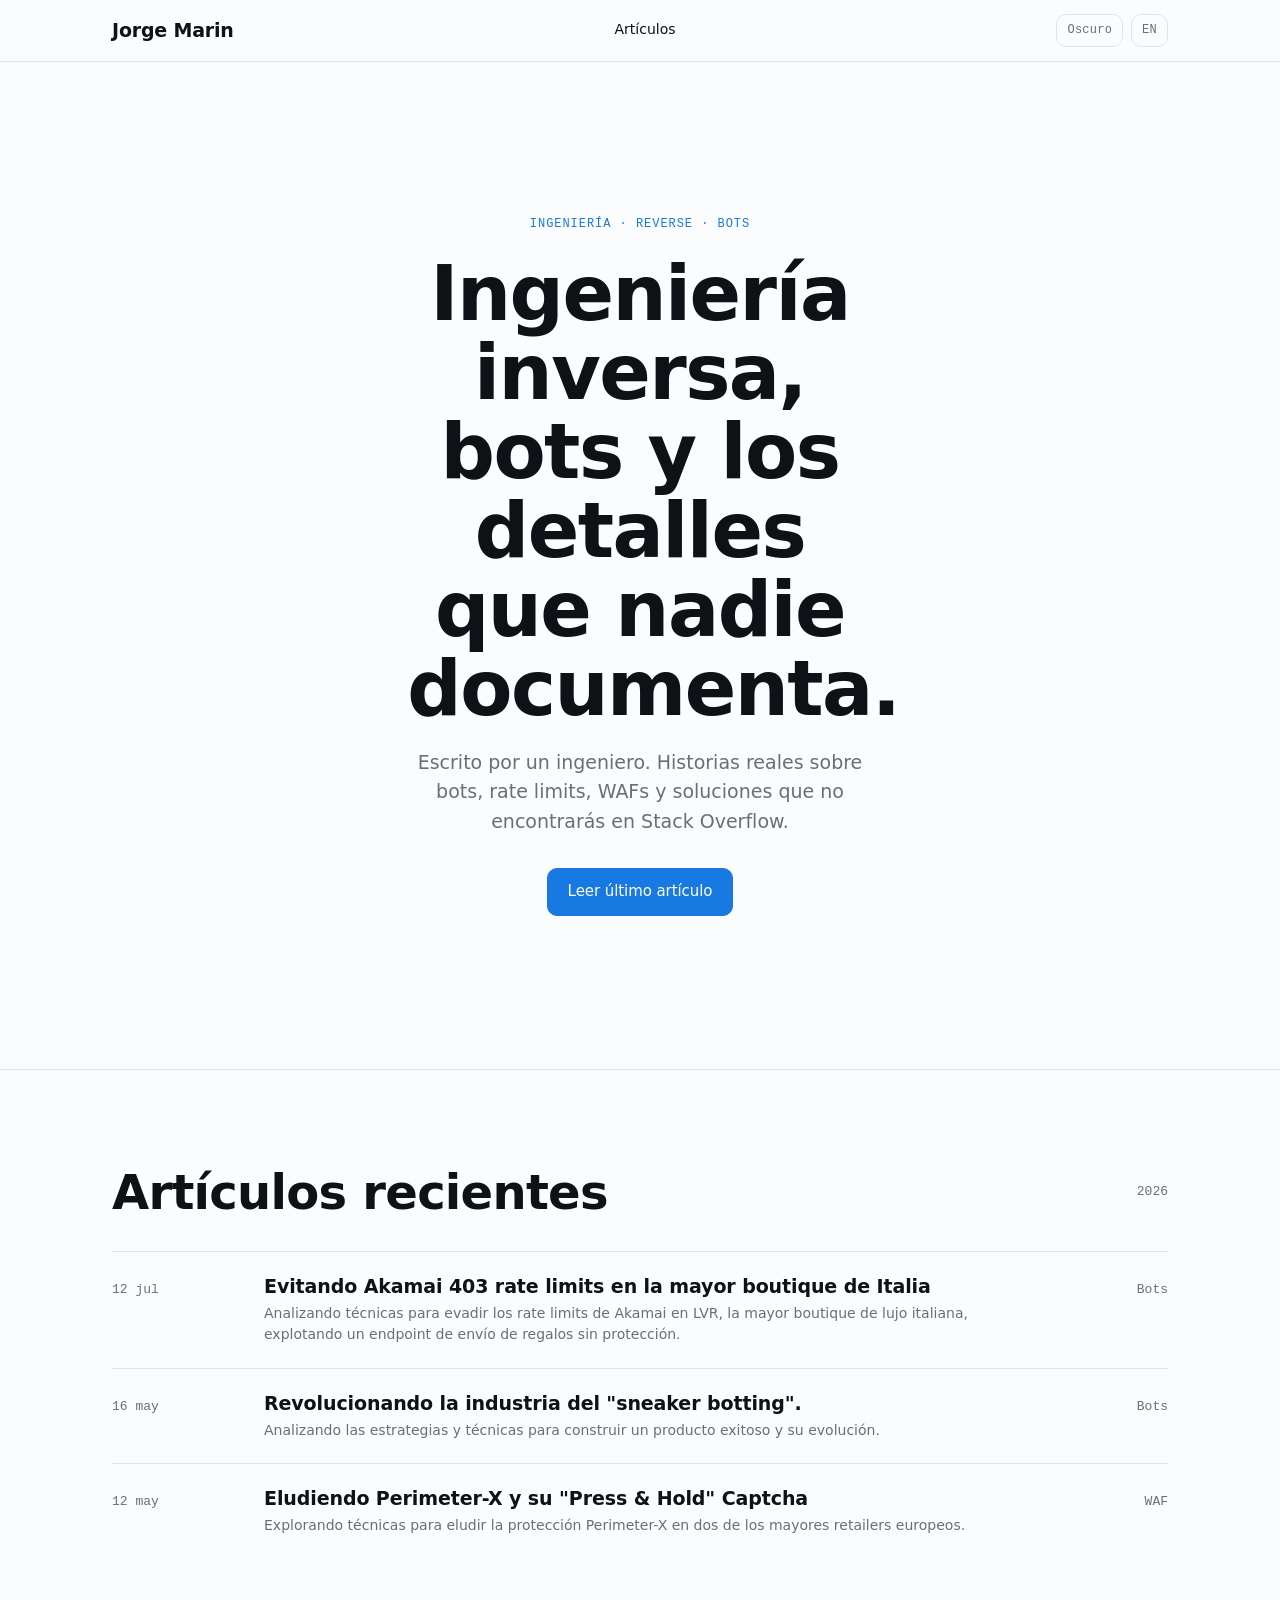
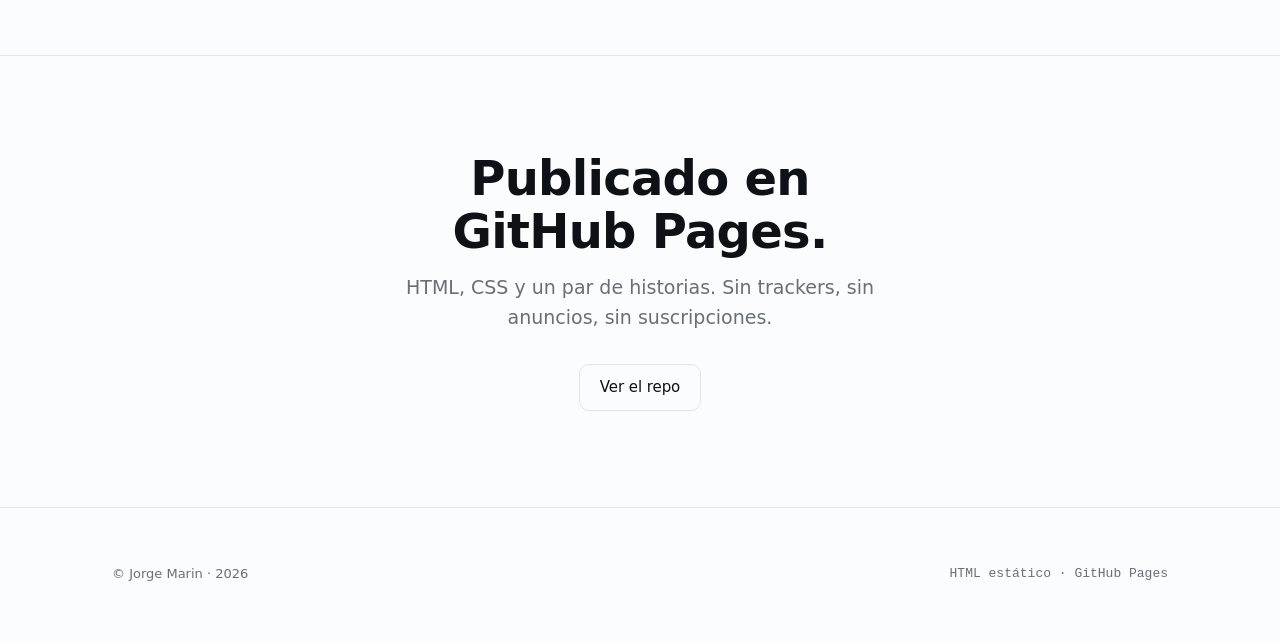
<file: index.html>
<!doctype html>
<html lang="es">
<head>
  <meta charset="utf-8" />
  <meta name="viewport" content="width=device-width, initial-scale=1" />
  <title>Jorge Marin — Engineering notes</title>
  <meta name="description" content="Personal blog about engineering, reverse engineering, bots and creative workarounds." />
  <link rel="stylesheet" href="css/styles.css" />
  <script>
    (function () {
      try {
        var theme = localStorage.getItem('reverse-log-theme');
        if (!theme) theme = window.matchMedia('(prefers-color-scheme: dark)').matches ? 'dark' : 'light';
        if (theme === 'dark') document.documentElement.setAttribute('data-theme', 'dark');
        var lang = localStorage.getItem('reverse-log-lang') || 'es';
        document.documentElement.setAttribute('data-lang', lang);
      } catch (e) {}
    })();
  </script>
</head>
<body>
  <header class="topnav" data-od-id="topnav">
    <div class="container topnav-inner">
      <a href="index.html" class="logo">Jorge Marin</a>
      <nav>
        <a href="index.html" aria-current="page">
          <span class="lang-inline lang-es">Artículos</span>
          <span class="lang-inline lang-en">Articles</span>
        </a>
      </nav>
      <div class="topnav-tools">
        <button class="tool-btn" id="theme-toggle" aria-pressed="false" aria-label="Cambiar a modo oscuro / Switch to dark mode">
          <span class="lang-inline lang-es">Oscuro</span>
          <span class="lang-inline lang-en">Dark</span>
        </button>
        <button class="tool-btn" id="lang-toggle" aria-label="Switch to English">
          <span class="lang-inline lang-es">EN</span>
          <span class="lang-inline lang-en">ES</span>
        </button>
      </div>
    </div>
  </header>

  <main id="content">
    <section class="section hero" data-od-id="hero">
      <div class="container hero-center hero-wide">
        <p class="eyebrow">Ingeniería · Reverse · Bots</p>
        <h1 class="lang-es">Ingeniería inversa, bots y los detalles que nadie documenta.</h1>
        <h1 class="lang-en">Reverse engineering, bots, and the details nobody documents.</h1>
        <p class="lead lang-es">Escrito por un ingeniero. Historias reales sobre bots, rate limits, WAFs y soluciones que no encontrarás en Stack Overflow.</p>
        <p class="lead lang-en">Written by an engineer. Real stories about bots, rate limits, WAFs, and solutions you won't find on Stack Overflow.</p>
        <div class="hero-cta">
          <a class="btn btn-primary" href="articles/LVR-bypass.html">
            <span class="lang-inline lang-es">Leer último artículo</span>
            <span class="lang-inline lang-en">Read latest article</span>
          </a>
        </div>
      </div>
    </section>

    <section class="section" data-od-id="recent-posts">
      <div class="container">
        <div class="row-between" style="margin-bottom: 32px;">
          <h2 class="lang-es">Artículos recientes</h2>
          <h2 class="lang-en">Recent articles</h2>
          <span class="meta">2026</span>
        </div>
        <div id="article-list-target"></div>
      </div>
    </section>


    <section class="section" data-od-id="cta-strip" style="text-align: center;">
      <div class="container" style="max-width: 600px;">
        <h2 class="lang-es">Publicado en GitHub Pages.</h2>
        <h2 class="lang-en">Published on GitHub Pages.</h2>
        <p class="lead lang-es" style="margin: 16px auto 32px;">HTML, CSS y un par de historias. Sin trackers, sin anuncios, sin suscripciones.</p>
        <p class="lead lang-en" style="margin: 16px auto 32px;">HTML, CSS, and a few stories. No trackers, no ads, no subscriptions.</p>
        <a class="btn btn-secondary" href="https://github.com/darkrai27" target="_blank" rel="noopener">
          <span class="lang-inline lang-es">Ver el repo</span>
          <span class="lang-inline lang-en">View repo</span>
        </a>
      </div>
    </section>
  </main>

  <footer class="pagefoot" data-od-id="footer">
    <div class="container row-between">
      <span>© Jorge Marin · 2026</span>
      <span class="meta">
        <span class="lang-inline lang-es">HTML estático · GitHub Pages</span>
        <span class="lang-inline lang-en">Static HTML · GitHub Pages</span>
      </span>
    </div>
  </footer>

  <script src="js/scripts.js"></script>
</body>
</html>
</file>
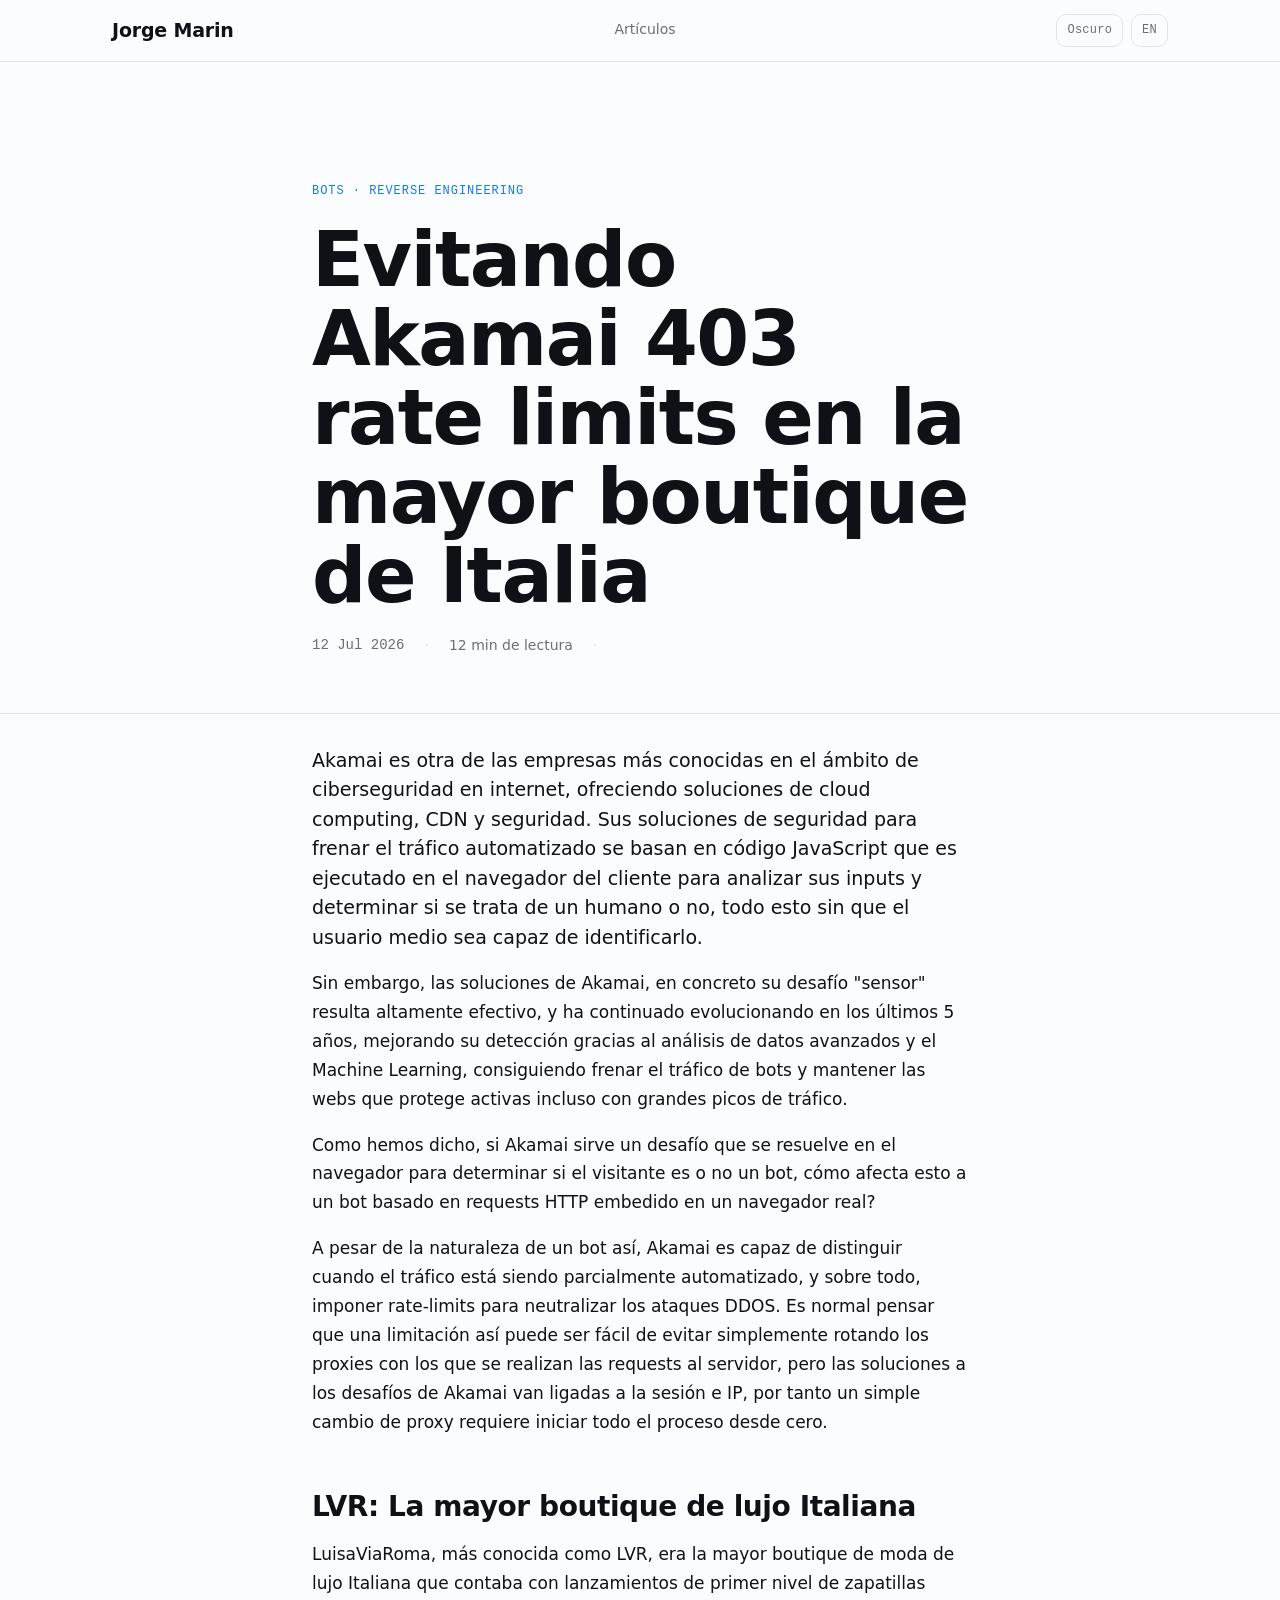
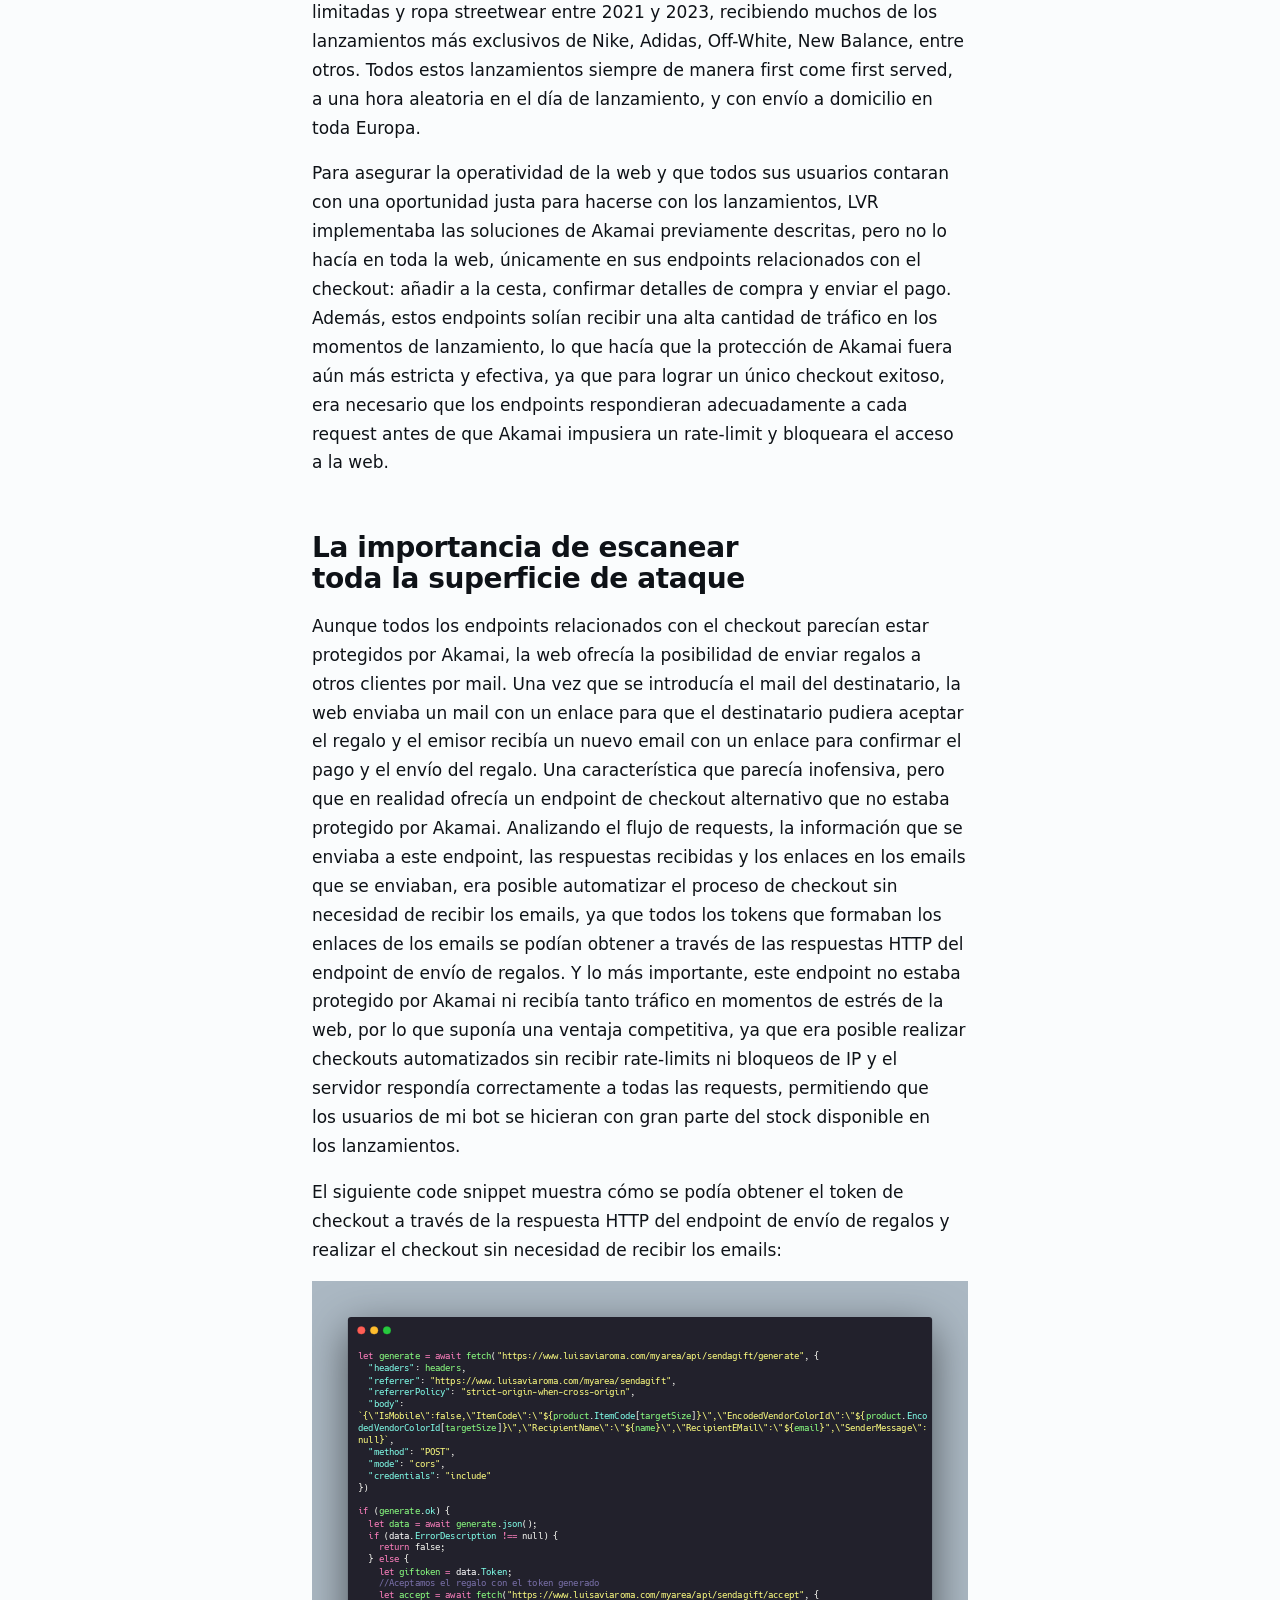
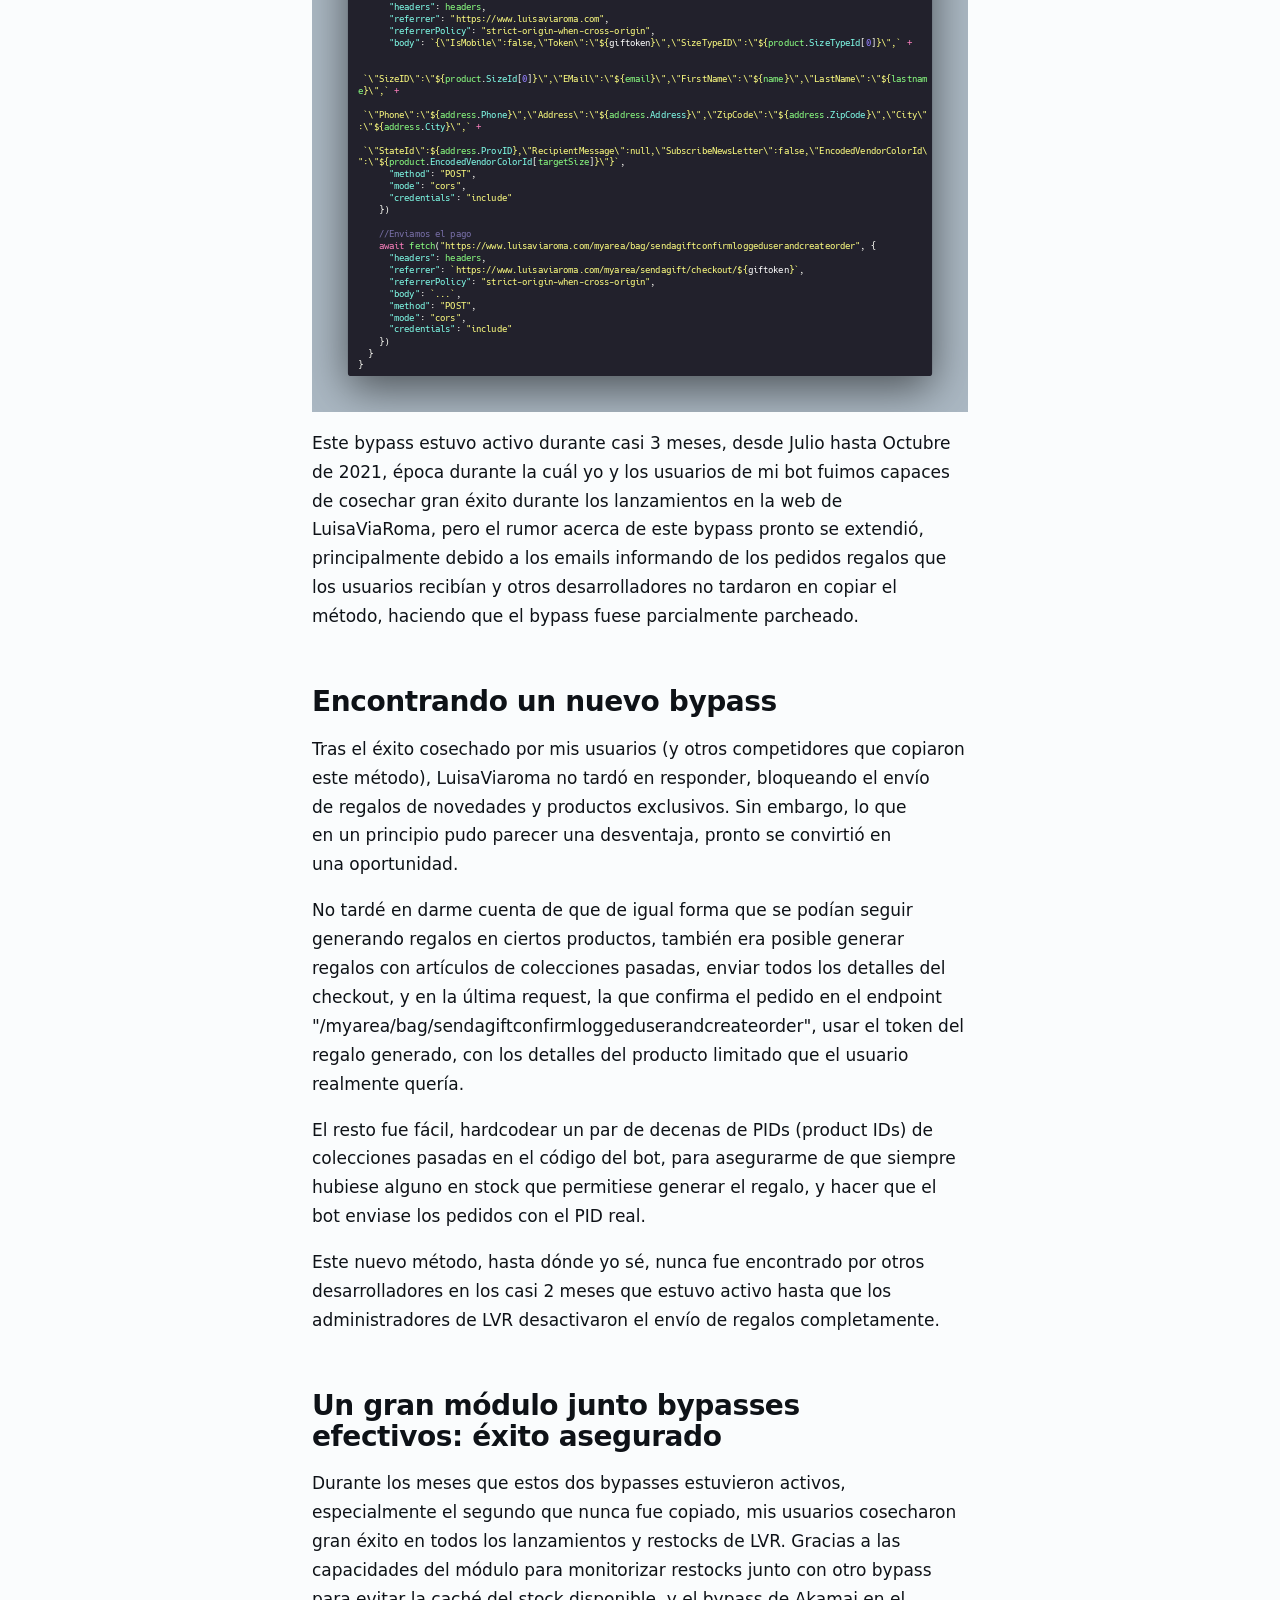
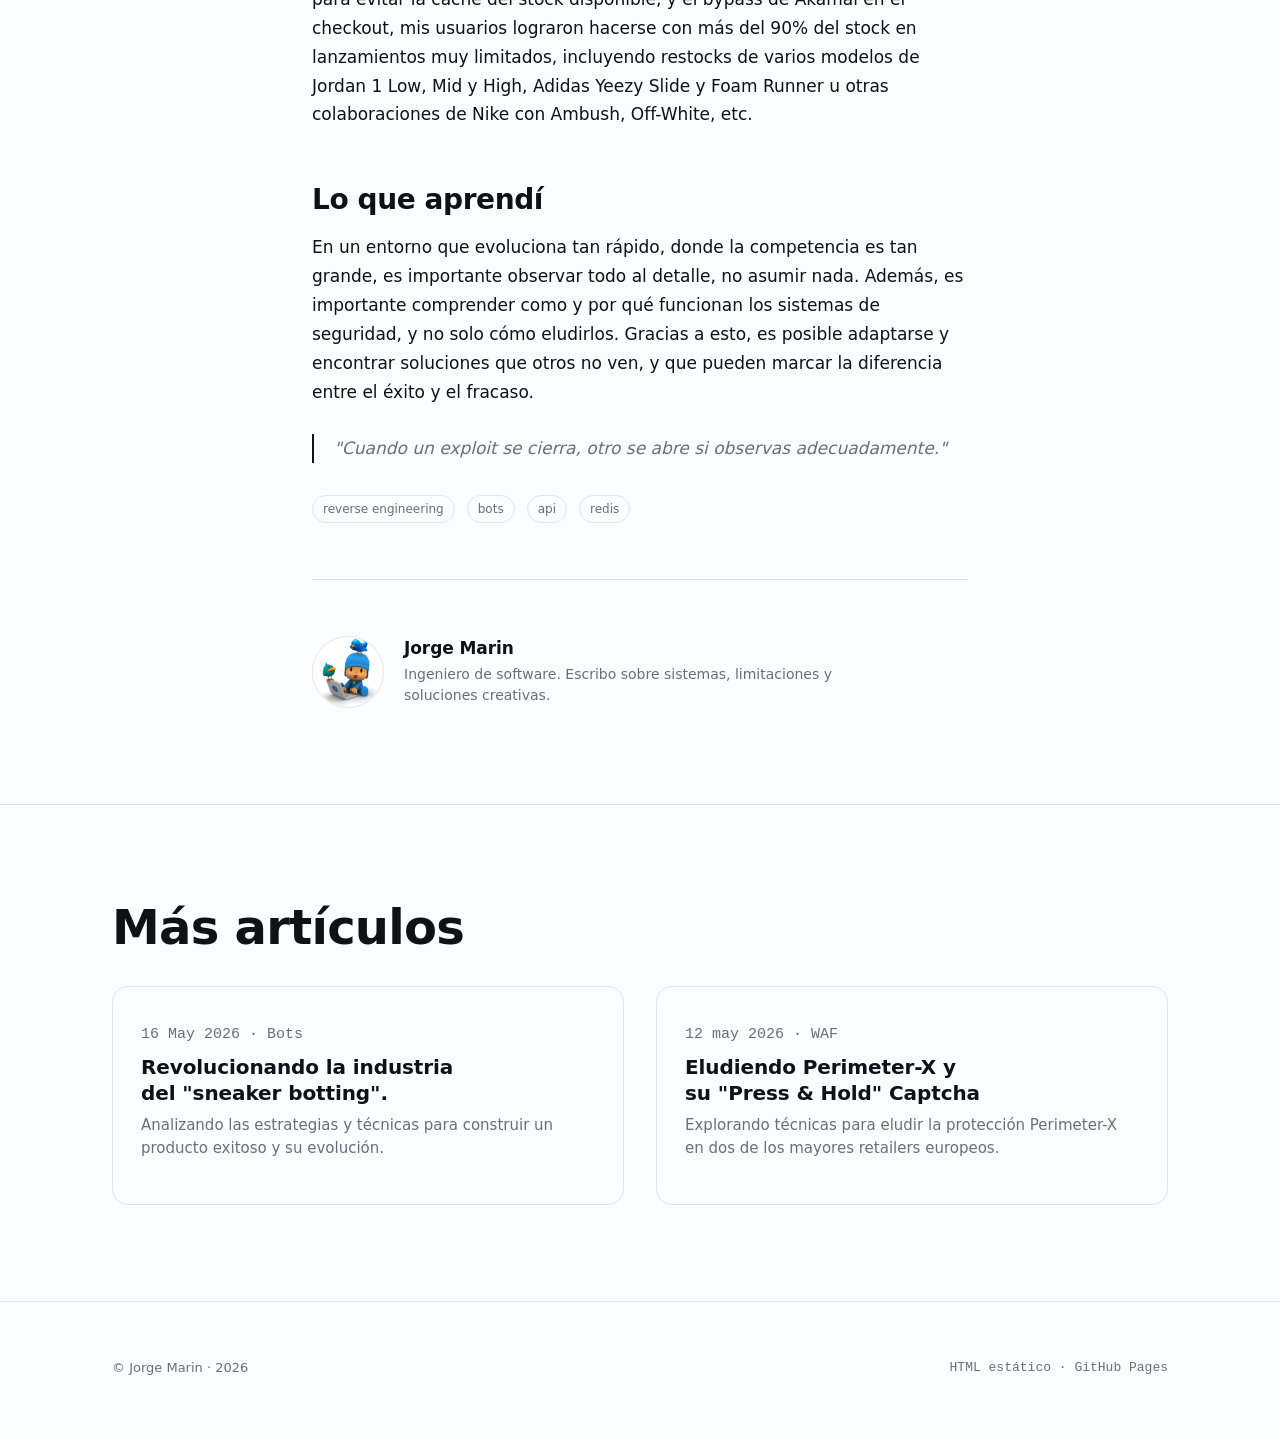
<file: articles/LVR-bypass.html>
<!doctype html>
<html lang="es">
<head>
  <meta charset="utf-8" />
  <meta name="viewport" content="width=device-width, initial-scale=1" />
  <title>Evitando Akamai 403 rate limits en la mayor boutique de Italia · Jorge Marin</title>
  <meta name="description" content="Cómo evité los rate limits de Akamai en la mayor boutique de lujo de Italia." />
  <link rel="stylesheet" href="../css/styles.css" />
  <script>
    (function () {
      try {
        var theme = localStorage.getItem('reverse-log-theme');
        if (!theme) theme = window.matchMedia('(prefers-color-scheme: dark)').matches ? 'dark' : 'light';
        if (theme === 'dark') document.documentElement.setAttribute('data-theme', 'dark');
        var lang = localStorage.getItem('reverse-log-lang') || 'es';
        document.documentElement.setAttribute('data-lang', lang);
      } catch (e) {}
    })();
  </script>
</head>
<body>
  <header class="topnav" data-od-id="topnav">
    <div class="container topnav-inner">
      <a href="../index.html" class="logo">Jorge Marin</a>
      <nav>
        <a href="../index.html">
          <span class="lang-inline lang-es">Artículos</span>
          <span class="lang-inline lang-en">Articles</span>
        </a>
      </nav>
      <div class="topnav-tools">
        <button class="tool-btn" id="theme-toggle" aria-pressed="false" aria-label="Cambiar a modo oscuro / Switch to dark mode">
          <span class="lang-inline lang-es">Oscuro</span>
          <span class="lang-inline lang-en">Dark</span>
        </button>
        <button class="tool-btn" id="lang-toggle" aria-label="Switch to English">
          <span class="lang-inline lang-es">EN</span>
          <span class="lang-inline lang-en">ES</span>
        </button>
      </div>
    </div>
  </header>

  <main id="content">
    <section class="section article-header" data-od-id="article-header">
      <div class="container-narrow">
        <p class="eyebrow">
          <span class="lang-inline lang-es">Bots · Reverse Engineering</span>
          <span class="lang-inline lang-en">Bots · Reverse Engineering</span>
        </p>
        <h1 class="lang-es">Evitando Akamai 403 rate limits en la mayor boutique de Italia</h1>
        <h1 class="lang-en">Bypassing Akamai 403 rate limits in the largest online Italian boutique</h1>
        <div class="article-meta">
          <span class="num">12 Jul 2026</span>
          <span class="sep">·</span>
          <span class="lang-inline lang-es">12 min de lectura</span>
          <span class="lang-inline lang-en">12 min read</span>
          <span class="sep">·</span>
        </div>
      </div>
    </section>

    <section class="section flush" data-od-id="article-body">
      <div class="container-narrow">
        <article class="post-content">
          <div class="lang-es">
            <p class="lead">Akamai es otra de las empresas más conocidas en el ámbito de ciberseguridad en internet, ofreciendo soluciones de cloud computing, CDN y seguridad.
              Sus soluciones de seguridad para frenar el tráfico automatizado se basan en código JavaScript que es ejecutado en el navegador del cliente para analizar sus inputs 
              y determinar si se trata de un humano o no, todo esto sin que el usuario medio sea capaz de identificarlo.
            </p>

            <p> 
              Sin embargo, las soluciones de Akamai, en concreto su desafío "sensor" resulta altamente efectivo, y ha continuado evolucionando en los últimos 5 años, mejorando su
              detección gracias al análisis de datos avanzados y el Machine Learning, consiguiendo frenar el tráfico de bots y mantener las webs que protege activas incluso con
              grandes picos de tráfico.
            </p>

            <p>
              Como hemos dicho, si Akamai sirve un desafío que se resuelve en el navegador para determinar si el visitante es o no un bot, cómo afecta esto a un bot basado en
              requests HTTP embedido en un navegador real?
            </p>
            <p>
              A pesar de la naturaleza de un bot así, Akamai es capaz de distinguir cuando el tráfico está siendo parcialmente automatizado, y sobre todo, imponer rate-limits
              para neutralizar los ataques DDOS. Es normal pensar que una limitación así puede ser fácil de evitar simplemente rotando los proxies con los que se realizan las
              requests al servidor, pero las soluciones a los desafíos de Akamai van ligadas a la sesión e IP, por tanto un simple cambio de proxy requiere iniciar todo el proceso
              desde cero.
            </p>

            <h2>LVR: La mayor boutique de lujo Italiana</h2>
            <p>
              LuisaViaRoma, más conocida como LVR, era la mayor boutique de moda de lujo Italiana que contaba con lanzamientos de primer nivel de zapatillas limitadas y ropa streetwear
              entre 2021 y 2023, recibiendo muchos de los lanzamientos más exclusivos de Nike, Adidas, Off-White, New Balance, entre otros.
              Todos estos lanzamientos siempre de manera first come first served, a una hora aleatoria en el día de lanzamiento, y con envío a domicilio en toda Europa.
            </p>
            
            <p>
              Para asegurar la operatividad de la web y que todos sus usuarios contaran con una oportunidad justa para hacerse con los lanzamientos, LVR implementaba las soluciones de Akamai
              previamente descritas, pero no lo hacía en toda la web, únicamente en sus endpoints relacionados con el checkout: añadir a la cesta, confirmar detalles de compra y enviar el pago.
              Además, estos endpoints solían recibir una alta cantidad de tráfico en los momentos de lanzamiento, lo que hacía que la protección de Akamai fuera aún más estricta y efectiva,
              ya que para lograr un único checkout exitoso, era necesario que los endpoints respondieran adecuadamente a cada request antes de que Akamai impusiera un rate-limit y bloqueara el acceso a la web.
            </p>

            <h2>La importancia de escanear toda la superficie de ataque</h2>
            <p>
              Aunque todos los endpoints relacionados con el checkout parecían estar protegidos por Akamai, la web ofrecía la posibilidad de enviar regalos a otros clientes por mail.
              Una vez que se introducía el mail del destinatario, la web enviaba un mail con un enlace para que el destinatario pudiera aceptar el regalo y el emisor recibía un nuevo email con un enlace para confirmar el pago y el envío del regalo.
              Una característica que parecía inofensiva, pero que en realidad ofrecía un endpoint de checkout alternativo que no estaba protegido por Akamai. 
              Analizando el flujo de requests, la información que se enviaba a este endpoint, las respuestas recibidas y los enlaces en los emails que se enviaban, era posible automatizar el proceso de checkout 
              sin necesidad de recibir los emails, ya que todos los tokens que formaban los enlaces de los emails se podían obtener a través de las respuestas HTTP del endpoint de envío de regalos.
              Y lo más importante, este endpoint no estaba protegido por Akamai ni recibía tanto tráfico en momentos de estrés de la web, por lo que suponía una ventaja competitiva,
              ya que era posible realizar checkouts automatizados sin recibir rate-limits ni bloqueos de IP y el servidor respondía correctamente a todas las requests, permitiendo que los usuarios de mi bot se hicieran con gran parte del stock disponible en los lanzamientos.
            </p>
            
            <p>
              El siguiente code snippet muestra cómo se podía obtener el token de checkout a través de la respuesta HTTP del endpoint de envío de regalos y realizar el checkout sin necesidad de recibir los emails:
            </p>

            <img src="../img/carbon-lvr.svg" alt="Diagrama del flujo de bypass de LVR" loading="lazy" />


            <p> 
              Este bypass estuvo activo durante casi 3 meses, desde Julio hasta Octubre de 2021, época durante la cuál yo y los usuarios de mi bot fuimos
              capaces de cosechar gran éxito durante los lanzamientos en la web de LuisaViaRoma, pero el rumor acerca de este bypass pronto se extendió,
              principalmente debido a los emails informando de los pedidos regalos que los usuarios recibían y
              otros desarrolladores no tardaron en copiar el método, haciendo que el bypass fuese parcialmente parcheado.
            </p>

            
            <h2>Encontrando un nuevo bypass</h2>
            <p>
              Tras el éxito cosechado por mis usuarios (y otros competidores que copiaron este método), LuisaViaroma no tardó en responder, bloqueando el 
              envío de regalos de novedades y productos exclusivos. Sin embargo, lo que en un principio pudo parecer una desventaja, pronto se convirtió 
              en una oportunidad.
            </p>

            <p>
              No tardé en darme cuenta de que de igual forma que se podían seguir generando regalos en ciertos productos,
              también era posible generar regalos con artículos de colecciones pasadas, enviar todos los detalles del checkout,
              y en la última request, la que confirma el pedido en el endpoint "/myarea/bag/sendagiftconfirmloggeduserandcreateorder",
              usar el token del regalo generado, con los detalles del producto limitado que el usuario realmente quería.
            </p>

            <p>
              El resto fue fácil, hardcodear un par de decenas de PIDs (product IDs) de colecciones pasadas en el código del bot, para
              asegurarme de que siempre hubiese alguno en stock que permitiese generar el regalo, y hacer que el bot enviase los pedidos
              con el PID real.
            </p>

            <p>
              Este nuevo método, hasta dónde yo sé, nunca fue encontrado por otros desarrolladores en los casi 2 meses que estuvo
              activo hasta que los administradores de LVR desactivaron el envío de regalos completamente.
            </p>

            <h2>Un gran módulo junto bypasses efectivos: éxito asegurado</h2>

            <p>
              Durante los meses que estos dos bypasses estuvieron activos, especialmente el segundo que nunca fue copiado, 
              mis usuarios cosecharon gran éxito en todos los lanzamientos y restocks de LVR.
              Gracias a las capacidades del módulo para monitorizar restocks junto con otro bypass para evitar la caché del stock
              disponible, y el bypass de Akamai en el checkout, mis usuarios lograron hacerse con más del 90% del stock en lanzamientos muy
              limitados, incluyendo restocks de varios modelos de Jordan 1 Low, Mid y High, Adidas Yeezy Slide y Foam Runner u otras 
              colaboraciones de Nike con Ambush, Off-White, etc.
            </p>
           
            

            <h2>Lo que aprendí</h2>
            <p>
              En un entorno que evoluciona tan rápido, donde la competencia es tan grande, es importante observar todo al detalle,
              no asumir nada. Además, es importante comprender como y por qué funcionan los sistemas de seguridad, y no solo cómo eludirlos.
              Gracias a esto, es posible adaptarse y encontrar soluciones que otros no ven, y que pueden marcar la diferencia entre el éxito y el fracaso.
            </p>

            <blockquote>"Cuando un exploit se cierra, otro se abre si observas adecuadamente."</blockquote>
          </div>

          <div class="lang-en">
            <p class="lead">Akamai is one of the best-known companies in the cybersecurity space, offering cloud computing, CDN, and security solutions.
              Its security products for stopping automated traffic rely on JavaScript code executed in the client's browser to analyze inputs
              and determine whether the visitor is human or not — all without the average user noticing.
            </p>

            <p>
              However, Akamai's solutions — specifically its "sensor" challenge — are highly effective and have kept evolving over the last 5 years, improving
              detection through advanced data analysis and Machine Learning, successfully stopping bot traffic while keeping the protected sites operational even under
              heavy traffic spikes.
            </p>

            <p>
              If Akamai serves a challenge that gets resolved in the browser to determine whether the visitor is a bot, how does this affect a bot based on
              HTTP requests embedded inside a real browser?
            </p>
            <p>
              Despite the nature of such a bot, Akamai can still tell when traffic is being partially automated, and more importantly, it can impose rate limits
              to neutralize DDOS attacks. It's tempting to think a rate limit can be easily bypassed by simply rotating proxies, but Akamai's challenge solutions
              are tied to both session and IP — so a simple proxy change means starting the entire process from scratch.
            </p>

            <h2>LVR: Italy's largest luxury boutique</h2>
            <p>
              LuisaViaRoma, better known as LVR, was Italy's largest luxury fashion boutique. Between 2021 and 2023, it carried top-tier limited sneaker and streetwear drops,
              hosting many of the most exclusive releases from Nike, Adidas, Off-White, New Balance, and others.
              All drops were first come, first served, at a random time on release day, with shipping available across Europe.
            </p>

            <p>
              To keep the site running and give all users a fair shot at these releases, LVR implemented the Akamai solutions described above — but not across the entire site.
              Protection was limited to checkout-related endpoints: add to cart, confirm purchase details, and submit payment.
              These endpoints received heavy traffic during drops, which made Akamai's protection even stricter and more effective,
              since landing a single successful checkout required every request to go through before Akamai imposed a rate limit and blocked access.
            </p>

            <h2>The importance of scanning the full attack surface</h2>
            <p>
              Although all checkout endpoints appeared to be protected by Akamai, the site offered the ability to send gifts to other customers via email.
              Once the recipient's email was entered, the site sent a link for them to accept the gift, and the sender received another email with a link to confirm payment and shipping.
              A seemingly harmless feature — but it exposed an alternative checkout endpoint that was not protected by Akamai.
              By analyzing the request flow, the data sent to this endpoint, the responses received, and the links in the emails, it was possible to automate the entire checkout process
              without ever receiving the emails, since all the tokens in the email links could be extracted from the HTTP responses of the gift-sending endpoint.
              And most importantly, this endpoint was not protected by Akamai, making it possible to run automated checkouts without rate limits or IP blocks.
            </p>

            <p>
              The code snippet below shows how the checkout token could be obtained from the gift-sending endpoint's HTTP response and used to complete checkout without receiving any emails:
            </p>

            <img src="../img/carbon-lvr.svg" alt="LVR bypass flow diagram" loading="lazy" />

            <p>
              Building the bypass was the mechanical part. The real value was identifying that Akamai's protection was not applied uniformly across the site.
              Once the gift flow was mapped, it was just a matter of replaying the requests in the correct order to obtain checkout tokens without ever touching the protected endpoints.
            </p>

            <p>
              This bypass stayed active for nearly 3 months, from July to October 2021, during which time my bot's users and I were
              able to rack up significant success on LuisaViaRoma's drops. But word about this bypass soon got around,
              mainly because of the order confirmation emails users were receiving, and
              other developers were quick to copy the method, leading to the bypass being partially patched.
            </p>

            <h2>Finding a new bypass</h2>
            <p>
              After the success my users (and other competitors who copied the method) enjoyed, LuisaViaRoma was quick to respond, blocking
              gift orders for new arrivals and exclusive products. But what at first seemed like a setback soon turned
              into an opportunity.
            </p>

            <p>
              I soon realized that just as gift orders could still be generated for certain products,
              it was also possible to generate gifts using items from past collections, fill in all the checkout details,
              and in the final request — the one confirming the order at the endpoint "/myarea/bag/sendagiftconfirmloggeduserandcreateorder" —
              swap in the token from the generated gift with the details of the limited product the user actually wanted.
            </p>

            <p>
              The rest was straightforward: hardcode a couple dozen PIDs (product IDs) from past collections into the bot's code to
              make sure there was always something in stock that could generate a gift, and have the bot submit the orders
              with the real PID.
            </p>

            <p>
              As far as I know, this second method was never discovered by other developers in the nearly 2 months it stayed
              active, until LVR's admins disabled gift-sending altogether.
            </p>

            <h2>Great module plus effective bypasses: guaranteed success</h2>

            <p>
              During the months these two bypasses were active — especially the second one, which was never copied —
              my users saw huge success across every LVR drop and restock.
              Thanks to the module's restock monitoring capabilities, paired with another bypass that dodged the stock cache,
              and the Akamai checkout bypass, my users managed to grab over 90% of stock on very limited drops,
              including restocks of several Jordan 1 Low, Mid, and High models, Adidas Yeezy Slides and Foam Runners, plus other
              Nike collabs with Ambush, Off-White, and more.
            </p>

            <h2>What I learned</h2>
            <p>
              In such a fast-moving environment, where competition is fierce, it's important to observe every detail,
              never assume anything. It's also crucial to understand how and why security systems work, not just how to evade them.
              That's what lets you adapt and find solutions others miss — the kind that make the difference between success and failure.
            </p>

            <blockquote>"When one exploit closes, another opens if you pay close enough attention."</blockquote>
          </div>
        </article>

        <div class="tag-list">
          <span class="tag">reverse engineering</span>
          <span class="tag">bots</span>
          <span class="tag">api</span>
          <span class="tag">redis</span>
        </div>

        <div class="author-card">
          <div class="ph-img square" style="overflow: hidden;">
            <img src="../img/avatar.png" alt="Avatar" style="width: 100%; height: 100%; object-fit: cover; display: block;">
          </div>
          <div>
            <h3>Jorge Marin</h3>
            <p class="lang-es">Ingeniero de software. Escribo sobre sistemas, limitaciones y soluciones creativas.</p>
            <p class="lang-en">Software engineer. I write about systems, constraints, and creative solutions.</p>
          </div>
        </div>
      </div>
    </section>

    <div id="read-more-target"></div>
  </main>

  <footer class="pagefoot" data-od-id="footer">
    <div class="container row-between">
      <span>© Jorge Marin · 2026</span>
      <span class="meta">
        <span class="lang-inline lang-es">HTML estático · GitHub Pages</span>
        <span class="lang-inline lang-en">Static HTML · GitHub Pages</span>
      </span>
    </div>
  </footer>

  <script src="../js/scripts.js"></script>
</body>
</html>
</file>
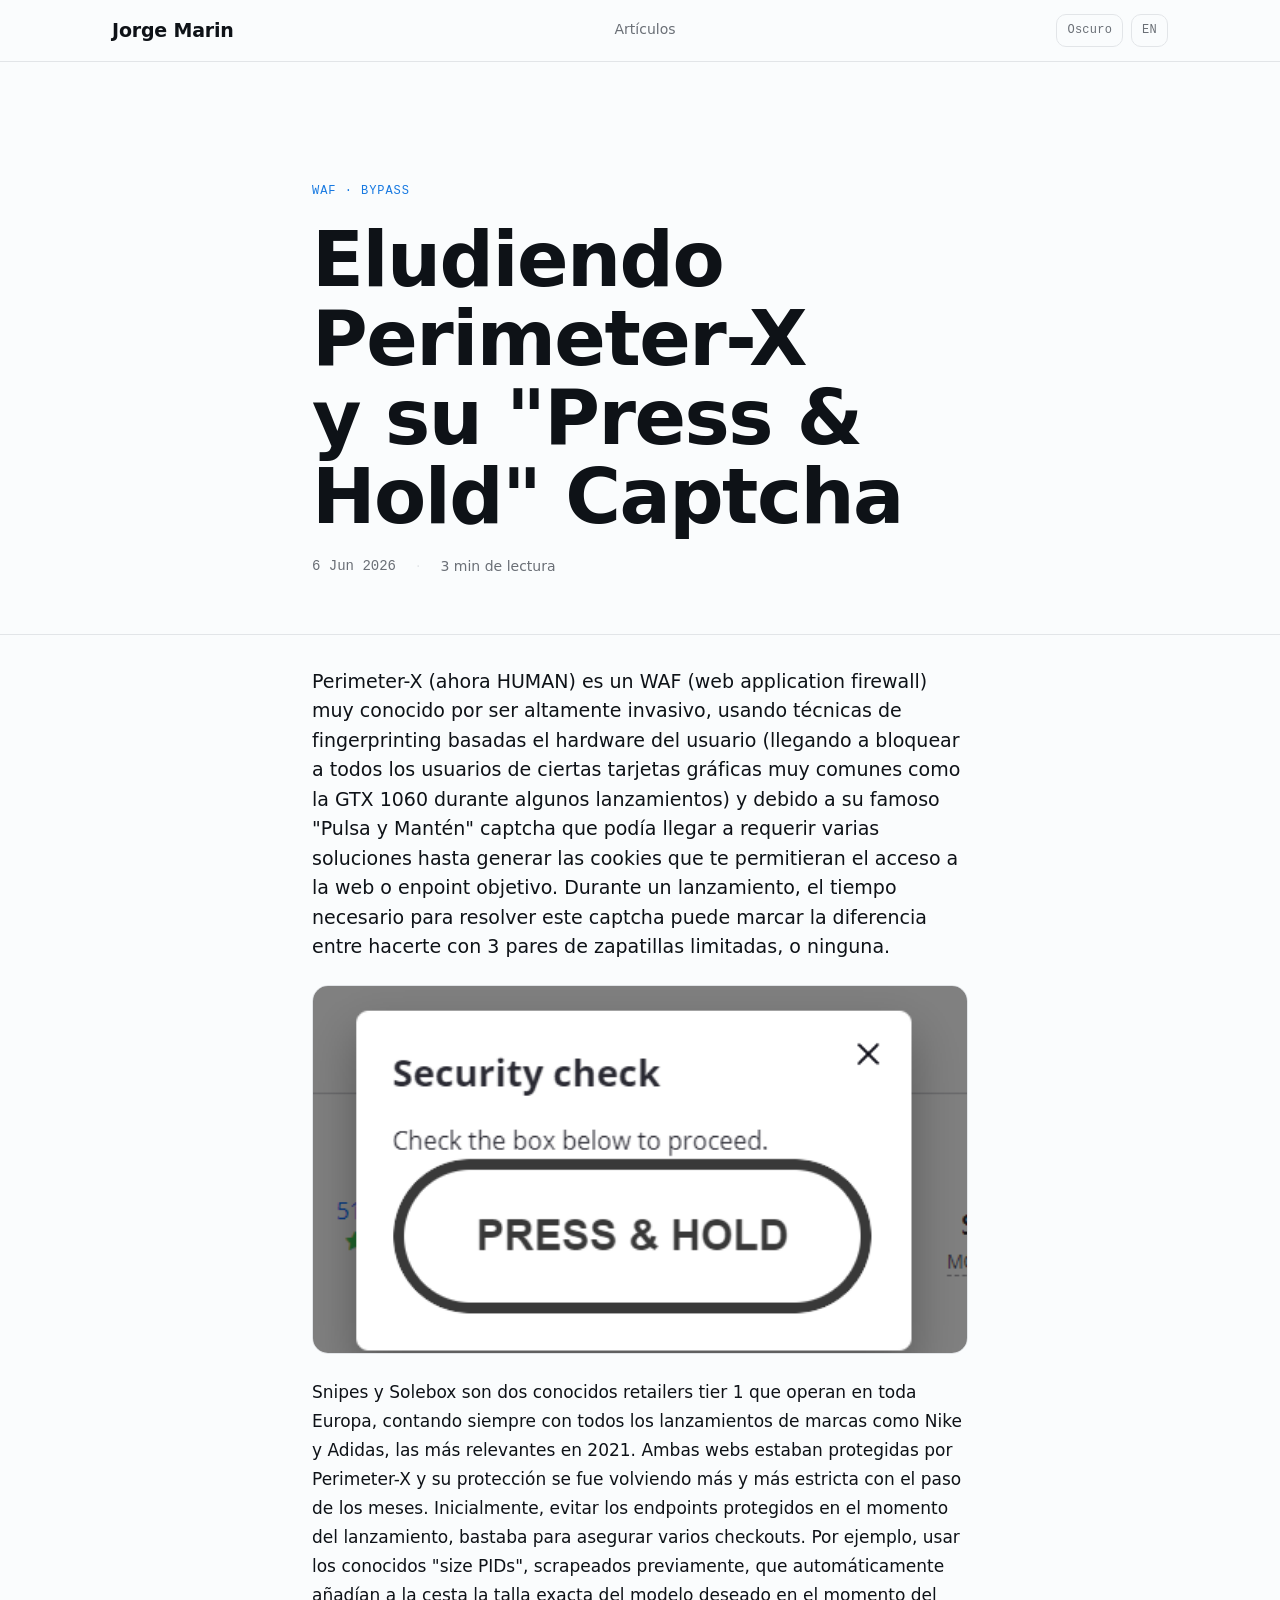
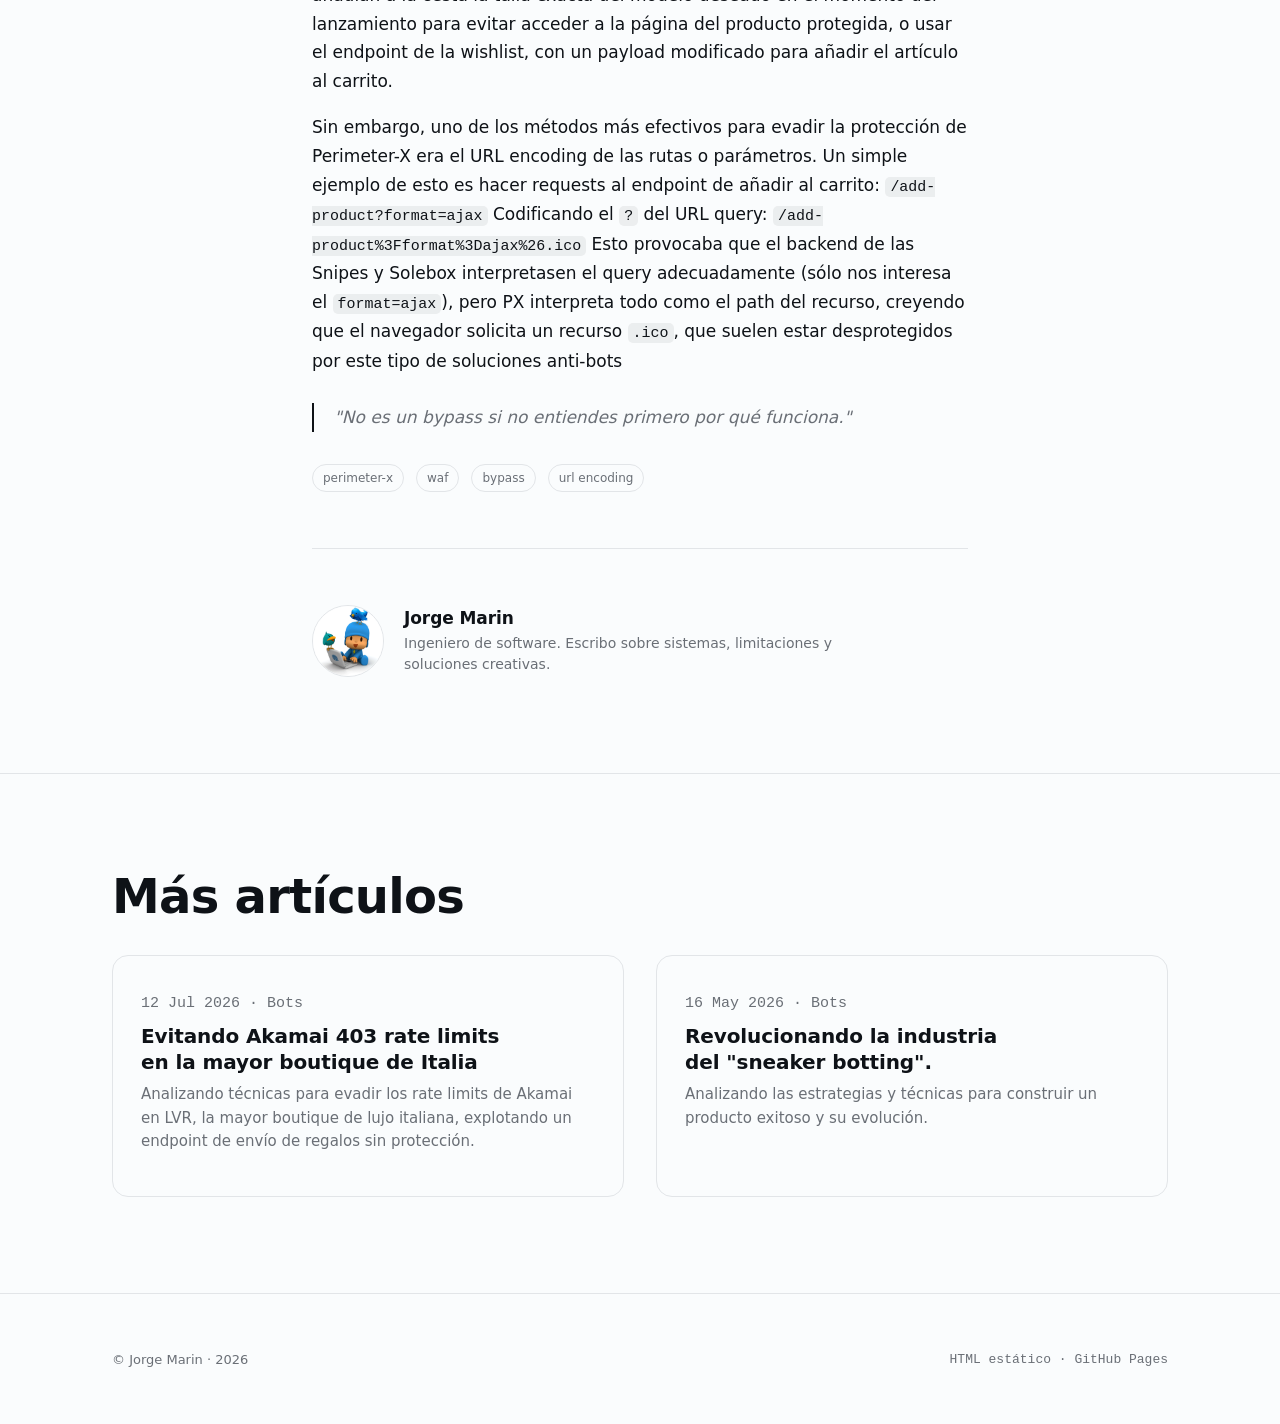
<file: articles/PX-bypass.html>
<!doctype html>
<html lang="es">
<head>
  <meta charset="utf-8" />
  <meta name="viewport" content="width=device-width, initial-scale=1" />
  <title>Eludiendo Perimeter-X · Jorge Marin</title>
  <meta name="description" content="Explorando técnicas para eludir la protección Perimeter-X en dos de los mayores retailers Europeos." />
  <link rel="stylesheet" href="../css/styles.css" />
  <script>
    (function () {
      try {
        var theme = localStorage.getItem('reverse-log-theme');
        if (!theme) theme = window.matchMedia('(prefers-color-scheme: dark)').matches ? 'dark' : 'light';
        if (theme === 'dark') document.documentElement.setAttribute('data-theme', 'dark');
        var lang = localStorage.getItem('reverse-log-lang') || 'es';
        document.documentElement.setAttribute('data-lang', lang);
      } catch (e) {}
    })();
  </script>
</head>
<body>
  <header class="topnav" data-od-id="topnav">
    <div class="container topnav-inner">
      <a href="../index.html" class="logo">Jorge Marin</a>
      <nav>
        <a href="../index.html">
          <span class="lang-inline lang-es">Artículos</span>
          <span class="lang-inline lang-en">Articles</span>
        </a>
      </nav>
      <div class="topnav-tools">
        <button class="tool-btn" id="theme-toggle" aria-pressed="false" aria-label="Cambiar a modo oscuro / Switch to dark mode">
          <span class="lang-inline lang-es">Oscuro</span>
          <span class="lang-inline lang-en">Dark</span>
        </button>
        <button class="tool-btn" id="lang-toggle" aria-label="Switch to English">
          <span class="lang-inline lang-es">EN</span>
          <span class="lang-inline lang-en">ES</span>
        </button>
      </div>
    </div>
  </header>

  <main id="content">
    <section class="section article-header" data-od-id="article-header">
      <div class="container-narrow">
        <p class="eyebrow">
          <span class="lang-inline lang-es">WAF · Bypass</span>
          <span class="lang-inline lang-en">WAF · Bypass</span>
        </p>
        <h1 class="lang-es">Eludiendo Perimeter-X y su "Press & Hold" Captcha</h1>
        <h1 class="lang-en">Bypassing Perimeter-X's "Press & Hold" captcha</h1>
        <div class="article-meta">
          <span class="num">6 Jun 2026</span>
          <span class="sep">·</span>
          <span class="lang-inline lang-es">3 min de lectura</span>
          <span class="lang-inline lang-en">3 min read</span>
        </div>
      </div>
    </section>

    <section class="section flush" data-od-id="article-body">
      <div class="container-narrow">
        <article class="post-content">
          <div class="lang-es">
            <p class="lead">Perimeter-X (ahora HUMAN) es un WAF (web application firewall) muy conocido por ser altamente invasivo,
            usando técnicas de fingerprinting basadas el hardware del usuario (llegando a bloquear a todos los usuarios de ciertas tarjetas gráficas muy comunes como la GTX 1060 durante algunos lanzamientos)
            y debido a su famoso "Pulsa y Mantén" captcha
            que podía llegar a requerir varias soluciones hasta generar las cookies que te permitieran el acceso a la web o enpoint objetivo.
            Durante un lanzamiento, el tiempo necesario para resolver este captcha puede marcar la diferencia entre hacerte con 3 pares de zapatillas limitadas, o ninguna.
            </p>

            <div class="ph-img wide" style="overflow: hidden; margin: 24px 0;">
              <img src="../img/px-captcha.png" alt="Captcha Press & Hold de Perimeter-X" style="width: 100%; height: 100%; object-fit: cover; display: block;">
            </div>

            <p>Snipes y Solebox son dos conocidos retailers tier 1 que operan en toda Europa, contando siempre con todos los lanzamientos de marcas como Nike y Adidas, las más relevantes en 2021.
            Ambas webs estaban protegidas por Perimeter-X y su protección se fue volviendo más y más estricta con el paso de los meses.
            Inicialmente, evitar los endpoints protegidos en el momento del lanzamiento, bastaba para asegurar varios checkouts. Por ejemplo, usar los conocidos "size PIDs", scrapeados previamente, que automáticamente añadían a la cesta
            la talla exacta del modelo deseado en el momento del lanzamiento para evitar acceder a la página del producto protegida, o usar el endpoint de la wishlist, con un payload modificado para añadir el artículo al carrito.       
            </p>

            <p>Sin embargo, uno de los métodos más efectivos para evadir la protección de Perimeter-X era el URL encoding de las rutas o parámetros.
            Un simple ejemplo de esto es hacer requests al endpoint de añadir al carrito:

            <code>/add-product?format=ajax</code>

            Codificando el <code>?</code> del URL query:

            <code>/add-product%3Fformat%3Dajax%26.ico</code>

            Esto provocaba que el backend de las Snipes y Solebox interpretasen el query adecuadamente (sólo nos interesa el <code>format=ajax</code>),
            pero PX interpreta todo como el path del recurso, creyendo que el navegador solicita un recurso <code>.ico</code>, que suelen estar desprotegidos
            por este tipo de soluciones anti-bots
            </p>
           
            <blockquote>"No es un bypass si no entiendes primero por qué funciona."</blockquote>
          </div>

          <div class="lang-en">
            <p class="lead">Perimeter-X (now HUMAN) is a WAF (web application firewall) well known for being highly invasive,
            using hardware-based user fingerprinting techniques (going as far as blocking all users of certain very common graphics cards like the GTX 1060 during some releases)
            and for its famous "Press & Hold" captcha
            that could require several solutions before generating the cookies that grant access to the target website or endpoint.
            During a drop, the time that takes to solve this captcha can make the difference between getting 3 pairs of sneakers, or none.
            </p>

            <div class="ph-img wide" style="overflow: hidden; margin: 24px 0;">
              <img src="../img/px-captcha.png" alt="Perimeter-X Press & Hold captcha" style="width: 100%; height: 100%; object-fit: cover; display: block;">
            </div>

            <p>Snipes and Solebox are two well-known tier 1 retailers operating across Europe, always carrying all releases from brands like Nike and Adidas, the most relevant in 2021.
            Both websites were protected by Perimeter-X and their protection became stricter over the months.
            Initially, avoiding protected endpoints at launch time was enough to secure several checkouts. For example, using the well-known "size PIDs", scraped beforehand, which automatically added
            the exact size of the desired model to the cart at launch time to avoid accessing the protected product page, or using the wishlist endpoint with a modified payload to add the item to the cart.
            </p>

            <p>However, one of the most effective methods to evade Perimeter-X protection was URL encoding of routes or parameters.
            A simple example is making requests to the add-to-cart endpoint:

            <code>/add-product?format=ajax</code>

            Encoding the <code>?</code> in the URL query:

            <code>/add-product%3Fformat%3Dajax%26.ico</code>

            This caused the Snipes and Solebox backends to interpret the query correctly (we only care about <code>format=ajax</code>),
            but PX interprets everything as the resource path, believing the browser is requesting an <code>.ico</code> resource, which are usually left unprotected
            by this type of anti-bot solution.
            </p>

            <blockquote>"It's not a bypass if you don't first understand why it works."</blockquote>
          </div>
        </article>

        <div class="tag-list">
          <span class="tag">perimeter-x</span>
          <span class="tag">waf</span>
          <span class="tag">bypass</span>
          <span class="tag">url encoding</span>
        </div>

        <div class="author-card">
          <div class="ph-img square" style="overflow: hidden;">
            <img src="../img/avatar.png" alt="Avatar" style="width: 100%; height: 100%; object-fit: cover; display: block;">
          </div>
          <div>
            <h3>Jorge Marin</h3>
            <p class="lang-es">Ingeniero de software. Escribo sobre sistemas, limitaciones y soluciones creativas.</p>
            <p class="lang-en">Software engineer. I write about systems, constraints, and creative solutions.</p>
          </div>
        </div>
      </div>
    </section>

    <div id="read-more-target"></div>
  </main>

  <footer class="pagefoot" data-od-id="footer">
    <div class="container row-between">
      <span>© Jorge Marin · 2026</span>
      <span class="meta">
        <span class="lang-inline lang-es">HTML estático · GitHub Pages</span>
        <span class="lang-inline lang-en">Static HTML · GitHub Pages</span>
      </span>
    </div>
  </footer>

  <script src="../js/scripts.js"></script>
</body>
</html>
</file>
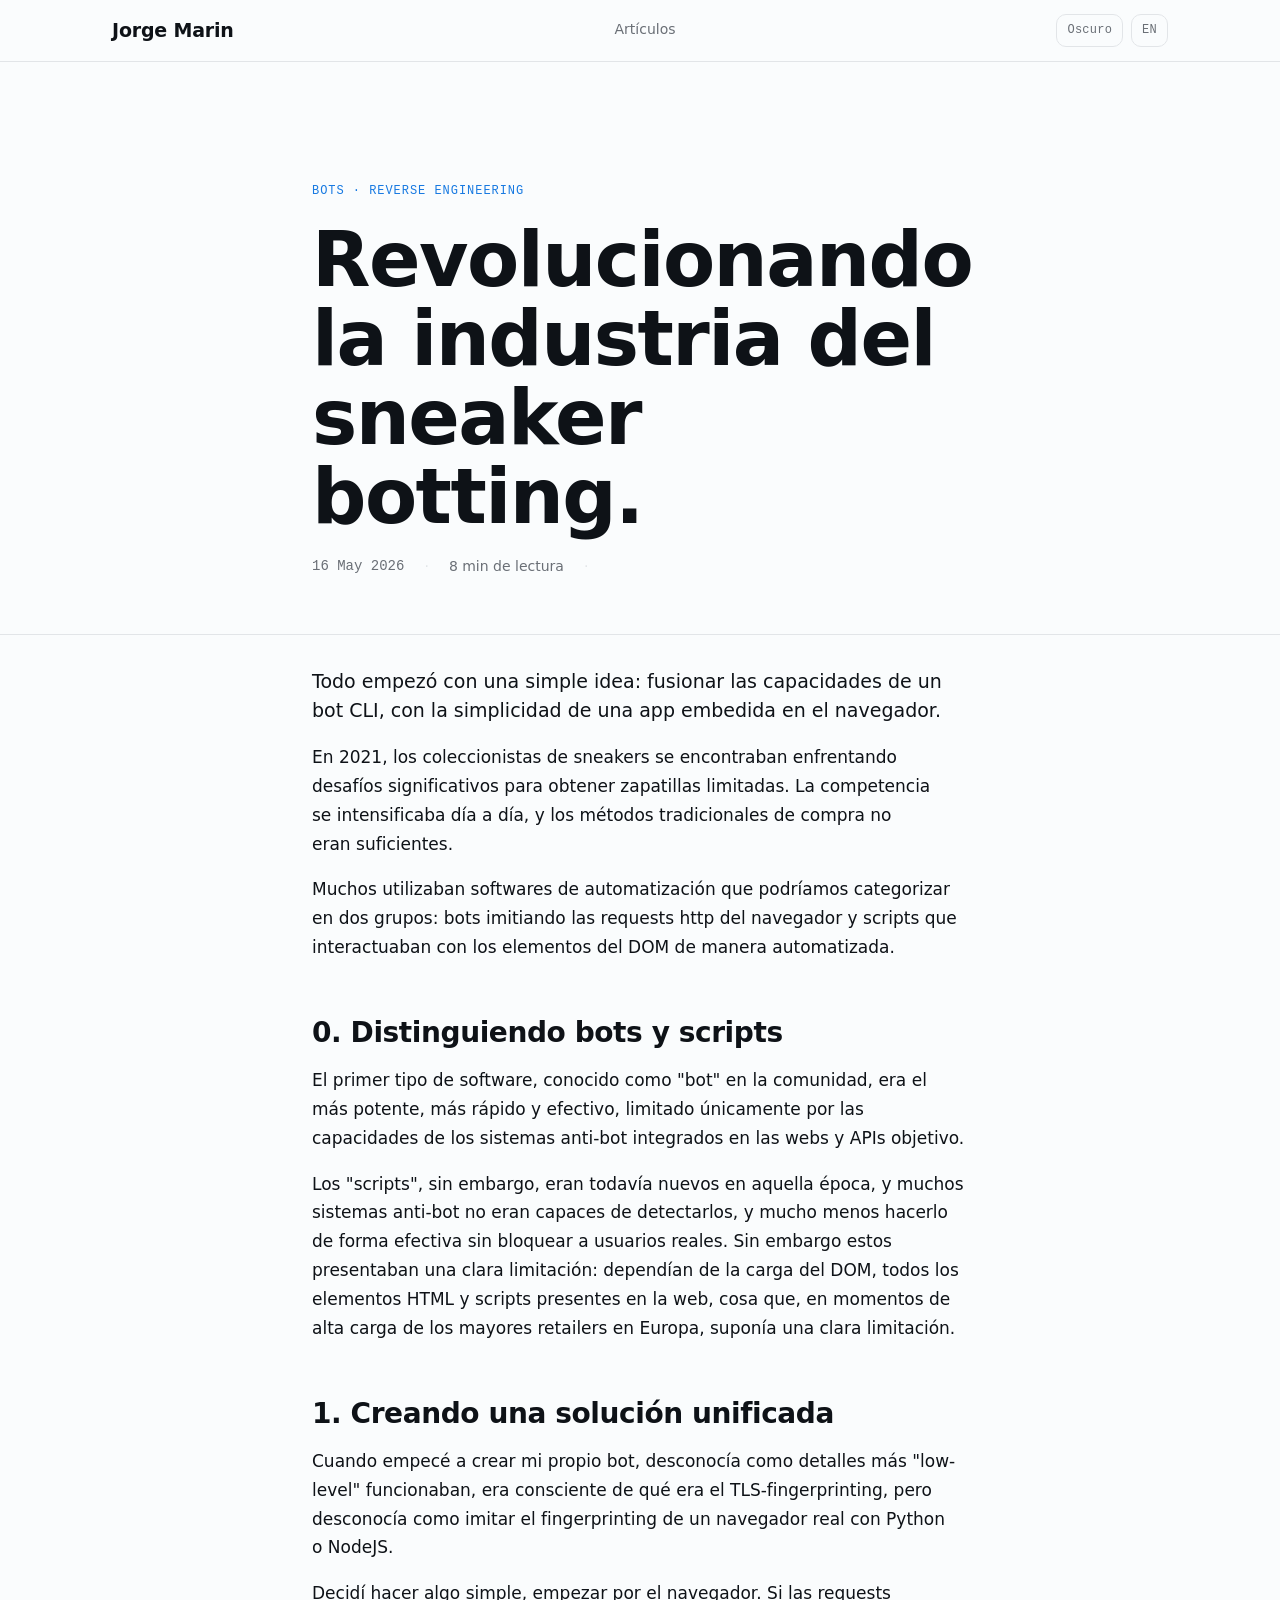
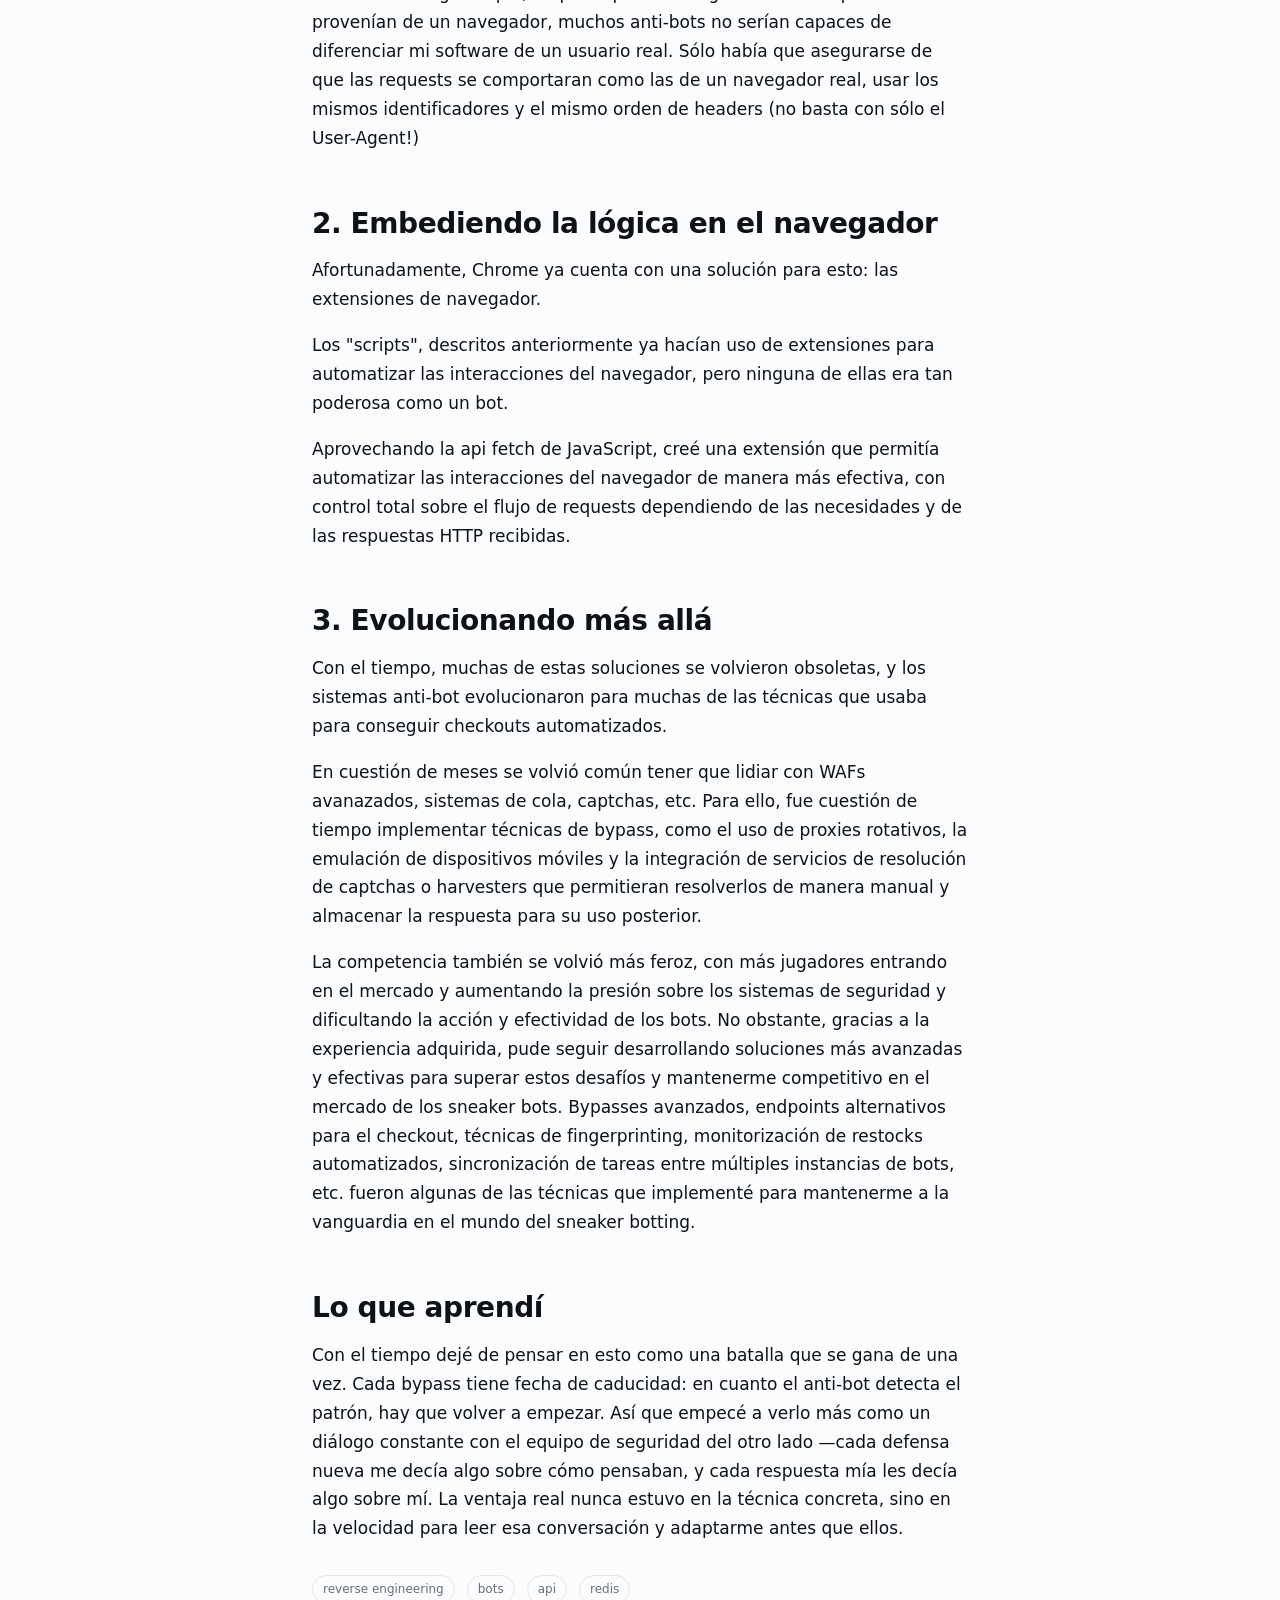
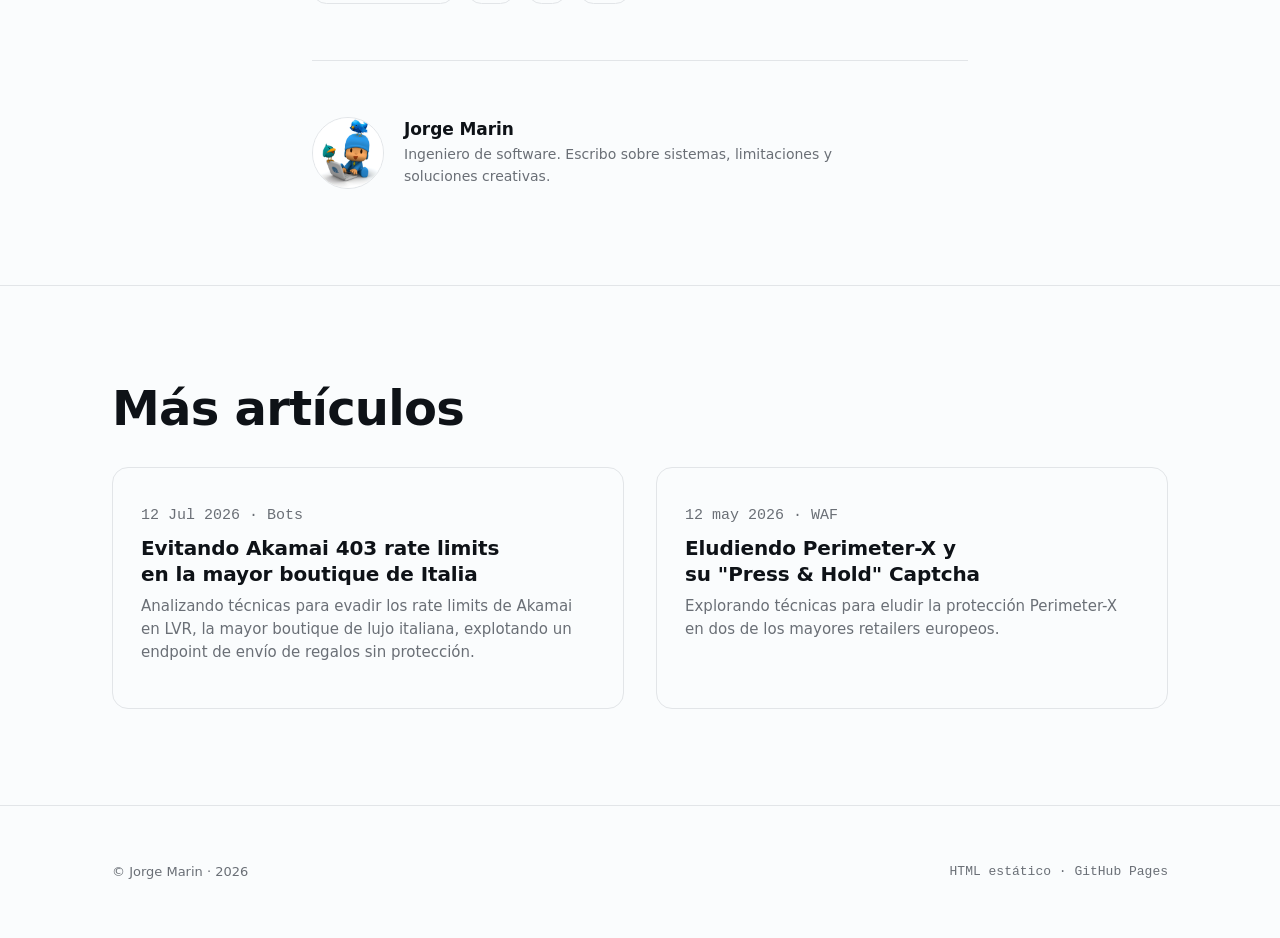
<file: articles/sneaker-bot.html>
<!doctype html>
<html lang="es">
<head>
  <meta charset="utf-8" />
  <meta name="viewport" content="width=device-width, initial-scale=1" />
  <title>Revolucionando la industria del sneaker botting.</title>
  <meta name="description" content="Automatizando las acciones del navegador de forma eficiente e invisible para el usuario." />
  <link rel="stylesheet" href="../css/styles.css" />
  <script>
    (function () {
      try {
        var theme = localStorage.getItem('reverse-log-theme');
        if (!theme) theme = window.matchMedia('(prefers-color-scheme: dark)').matches ? 'dark' : 'light';
        if (theme === 'dark') document.documentElement.setAttribute('data-theme', 'dark');
        var lang = localStorage.getItem('reverse-log-lang') || 'es';
        document.documentElement.setAttribute('data-lang', lang);
      } catch (e) {}
    })();
  </script>
</head>
<body>
  <header class="topnav" data-od-id="topnav">
    <div class="container topnav-inner">
      <a href="../index.html" class="logo">Jorge Marin</a>
      <nav>
        <a href="../index.html">
          <span class="lang-inline lang-es">Artículos</span>
          <span class="lang-inline lang-en">Articles</span>
        </a>
      </nav>
      <div class="topnav-tools">
        <button class="tool-btn" id="theme-toggle" aria-pressed="false" aria-label="Cambiar a modo oscuro / Switch to dark mode">
          <span class="lang-inline lang-es">Oscuro</span>
          <span class="lang-inline lang-en">Dark</span>
        </button>
        <button class="tool-btn" id="lang-toggle" aria-label="Switch to English">
          <span class="lang-inline lang-es">EN</span>
          <span class="lang-inline lang-en">ES</span>
        </button>
      </div>
    </div>
  </header>

  <main id="content">
    <section class="section article-header" data-od-id="article-header">
      <div class="container-narrow">
        <p class="eyebrow">
          <span class="lang-inline lang-es">Bots · Reverse Engineering</span>
          <span class="lang-inline lang-en">Bots · Reverse Engineering</span>
        </p>
        <h1 class="lang-es">Revolucionando la industria del sneaker botting.</h1>
        <h1 class="lang-en">Evolving the sneaker botting industry.</h1>
        <div class="article-meta">
          <span class="num">16 May 2026</span>
          <span class="sep">·</span>
          <span class="lang-inline lang-es">8 min de lectura</span>
          <span class="lang-inline lang-en">8 min read</span>
          <span class="sep">·</span>
          <!-- <span class="lang-inline lang-es">por el autor</span>
          <span class="lang-inline lang-en">by the author</span> -->
        </div>
      </div>
    </section>

    <section class="section flush" data-od-id="article-body">
      <div class="container-narrow">
        <article class="post-content">
          <div class="lang-es">
            <p class="lead">Todo empezó con una simple idea: fusionar las capacidades de un bot CLI, con la simplicidad de una app embedida en el navegador.</p>

            <p>En 2021, los coleccionistas de sneakers se encontraban enfrentando desafíos significativos para obtener zapatillas limitadas. La competencia se intensificaba día a día, y los métodos tradicionales de compra no eran suficientes.</p>
            <p>Muchos utilizaban softwares de automatización que podríamos categorizar en dos grupos: bots imitiando las requests http del navegador y scripts que interactuaban con los elementos del DOM de manera automatizada.</p>

            <h2>0. Distinguiendo bots y scripts</h2>
            <p>El primer tipo de software, conocido como "bot" en la comunidad, era el más potente, más rápido y efectivo, limitado únicamente por las capacidades de los sistemas anti-bot integrados en las webs y APIs objetivo.</p>
            
            <p>
              Los "scripts", sin embargo, eran todavía nuevos en aquella época, y muchos sistemas anti-bot no eran capaces de detectarlos, y mucho menos hacerlo de forma efectiva sin bloquear a usuarios reales.
              Sin embargo estos presentaban una clara limitación: dependían de la carga del DOM, todos los elementos HTML y scripts presentes en la web, cosa que, en momentos de alta carga de los mayores retailers en Europa, suponía una clara limitación.
            </p>

            <h2>1. Creando una solución unificada</h2>
            <p>Cuando empecé a crear mi propio bot, desconocía como detalles más "low-level" funcionaban, era consciente de qué era el TLS-fingerprinting, pero desconocía como imitar el fingerprinting de un navegador real con Python o NodeJS.</p>
            <p>Decidí hacer algo simple, empezar por el navegador. Si las requests provenían de un navegador, muchos anti-bots no serían capaces de diferenciar mi software de un usuario real. Sólo había que asegurarse de que las requests se comportaran como las de un navegador real, usar los mismos identificadores y el mismo orden de headers (no basta con sólo el User-Agent!)</p>
            
            <h2>2. Embediendo la lógica en el navegador</h2>
            <p>Afortunadamente, Chrome ya cuenta con una solución para esto: las extensiones de navegador.</p>
            <p>Los "scripts", descritos anteriormente ya hacían uso de extensiones para automatizar las interacciones del navegador, pero ninguna de ellas era tan poderosa como un bot.</p>
            <p>Aprovechando la api fetch de JavaScript, creé una extensión que permitía automatizar las interacciones del navegador de manera más efectiva, con control total sobre el flujo de requests dependiendo de las necesidades y de las respuestas HTTP recibidas.</p>

            <h2>3. Evolucionando más allá</h2>
            <p>Con el tiempo, muchas de estas soluciones se volvieron obsoletas, y los sistemas anti-bot evolucionaron para muchas de las técnicas que usaba para conseguir checkouts automatizados.</p>
            <p>En cuestión de meses se volvió común tener que lidiar con WAFs avanazados, sistemas de cola, captchas, etc. 
              Para ello, fue cuestión de tiempo implementar técnicas de bypass, como el uso de proxies rotativos, la emulación de dispositivos móviles y 
              la integración de servicios de resolución de captchas o harvesters que permitieran resolverlos de manera manual y almacenar la respuesta para su uso posterior.
            </p>
            <p>La competencia también se volvió más feroz, con más jugadores entrando en el mercado y aumentando la presión sobre los sistemas de seguridad y dificultando la acción y efectividad de los bots.
              No obstante, gracias a la experiencia adquirida, pude seguir desarrollando soluciones más avanzadas y efectivas para superar estos desafíos y mantenerme competitivo en el mercado de los sneaker bots.
              Bypasses avanzados, endpoints alternativos para el checkout, técnicas de fingerprinting, monitorización de restocks automatizados, sincronización de tareas entre múltiples instancias de bots, etc. fueron algunas de las técnicas que implementé para mantenerme a la vanguardia en el mundo del sneaker botting.
            </p>

            <h2>Lo que aprendí</h2>
            <p>Con el tiempo dejé de pensar en esto como una batalla que se gana de una vez. Cada bypass tiene fecha de caducidad: en cuanto el anti-bot detecta el patrón, hay que volver a empezar. Así que empecé a verlo más como un diálogo constante con el equipo de seguridad del otro lado —cada defensa nueva me decía algo sobre cómo pensaban, y cada respuesta mía les decía algo sobre mí. La ventaja real nunca estuvo en la técnica concreta, sino en la velocidad para leer esa conversación y adaptarme antes que ellos.</p>

          </div>

          <div class="lang-en">
            <p class="lead">It all started with a simple idea: merge the capabilities of a CLI bot with the simplicity of an app embedded in the browser.</p>

            <p>In 2021, sneaker collectors were facing significant challenges getting hold of limited releases. Competition intensified by the day, and traditional purchasing methods weren't enough.</p>
            <p>Many people used automation software that could be split into two categories: bots that mimicked the browser's HTTP requests, and scripts that interacted with the page's DOM elements in an automated way.</p>

            <h2>0. Distinguishing bots from scripts</h2>
            <p>The first type of software, known in the community as a "bot", was the most powerful, fastest, and most effective, limited only by the anti-bot systems built into the target sites and APIs.</p>

            <p>
              "Scripts", however, were still fairly new at the time, and many anti-bot systems weren't able to detect them — let alone do so effectively without also blocking real users.
              Even so, they had a clear limitation: they depended on the DOM loading, meaning every HTML element and script present on the page, which during high-traffic moments at the biggest European retailers was a real bottleneck.
            </p>

            <h2>1. Building a unified solution</h2>
            <p>When I started building my own bot, I didn't know how the more "low-level" details worked. I knew what TLS fingerprinting was, but I had no idea how to mimic a real browser's fingerprint from Python or Node.js.</p>
            <p>I decided to do something simple: start from the browser itself. If the requests came from a real browser, many anti-bots wouldn't be able to tell my software apart from a genuine user. I just had to make sure the requests behaved like a real browser's — using the same identifiers and the same header order (the User-Agent alone isn't enough!).</p>

            <h2>2. Embedding the logic in the browser</h2>
            <p>Fortunately, Chrome already had a solution for this: browser extensions.</p>
            <p>The "scripts" described earlier already used extensions to automate browser interactions, but none of them were as powerful as a bot.</p>
            <p>Taking advantage of JavaScript's fetch API, I built an extension that automated browser interactions far more effectively, with full control over the flow of requests depending on the needs of each step and the HTTP responses received.</p>

            <h2>3. Evolving beyond</h2>
            <p>Over time, many of these solutions became obsolete, and anti-bot systems evolved past many of the techniques I used to land automated checkouts.</p>
            <p>Within a matter of months, it became common to deal with advanced WAFs, queue systems, captchas, and more.
              Handling that meant it was only a matter of time before I implemented bypass techniques, such as rotating proxies, mobile device emulation, and
              integrating captcha-solving services, or harvesters that let people solve them manually and store the response for later use.
            </p>
            <p>Competition also got fiercer, with more players entering the market and putting more pressure on security systems, which made it harder for bots to act effectively.
              Even so, thanks to the experience I'd built up, I kept developing more advanced and effective solutions to overcome these challenges and stay competitive in the sneaker bot market.
              Advanced bypasses, alternative checkout endpoints, fingerprinting techniques, automated restock monitoring, task synchronization across multiple bot instances, and more were some of the techniques I implemented to stay ahead in the world of sneaker botting.
            </p>

            <h2>What I learned</h2>
            <p>Over time I stopped thinking of this as a battle you win once. Every bypass has an expiration date: the moment the anti-bot system spots the pattern, you're back to square one. So I started seeing it more as an ongoing dialogue with the security team on the other side — every new defense told me something about how they thought, and every response of mine told them something about me. The real edge was never in any single technique; it was in how fast I could read that conversation and adapt before they did.</p>

          </div>
        </article>

        <div class="tag-list">
          <span class="tag">reverse engineering</span>
          <span class="tag">bots</span>
          <span class="tag">api</span>
          <span class="tag">redis</span>
        </div>

        <div class="author-card">
          <div class="ph-img square" style="overflow: hidden;">
            <img src="../img/avatar.png" alt="Avatar" style="width: 100%; height: 100%; object-fit: cover; display: block;">
          </div>
          <div>
            <h3>Jorge Marin</h3>
            <p class="lang-es">Ingeniero de software. Escribo sobre sistemas, limitaciones y soluciones creativas.</p>
            <p class="lang-en">Software engineer. I write about systems, constraints, and creative solutions.</p>
          </div>
        </div>
      </div>
    </section>

    <div id="read-more-target"></div>
  </main>

  <footer class="pagefoot" data-od-id="footer">
    <div class="container row-between">
      <span>© Jorge Marin · 2026</span>
      <span class="meta">
        <span class="lang-inline lang-es">HTML estático · GitHub Pages</span>
        <span class="lang-inline lang-en">Static HTML · GitHub Pages</span>
      </span>
    </div>
  </footer>

  <script src="../js/scripts.js"></script>
</body>
</html>
</file>
<file: css/styles.css>
/* Reverse Log — design tokens + component system */
:root {
  /* Modern minimal direction — light */
  --bg:      oklch(99% 0.002 240);
  --surface: oklch(100% 0 0);
  --fg:      oklch(18% 0.012 250);
  --muted:   oklch(54% 0.012 250);
  --border:  oklch(92% 0.005 250);
  --accent:  oklch(58% 0.18 255);

  /* derived */
  --accent-soft: color-mix(in oklch, var(--accent) 14%, transparent);
  --fg-soft:     color-mix(in oklch, var(--fg) 6%, transparent);

  /* type */
  --font-display: -apple-system, BlinkMacSystemFont, 'SF Pro Display', system-ui, sans-serif;
  --font-body:    -apple-system, BlinkMacSystemFont, 'SF Pro Text', system-ui, sans-serif;
  --font-mono:    ui-monospace, 'JetBrains Mono', 'SF Mono', Menlo, monospace;

  /* scale */
  --fs-h1: clamp(44px, 6vw, 76px);
  --fs-h2: clamp(32px, 4vw, 48px);
  --fs-h3: 22px;
  --fs-lead: 19px;
  --fs-body: 16px;
  --fs-meta: 13px;

  /* spacing */
  --gap-xs: 8px;
  --gap-sm: 12px;
  --gap-md: 20px;
  --gap-lg: 32px;
  --gap-xl: 56px;
  --gap-2xl: 96px;
  --container: 1120px;
  --container-narrow: 720px;
  --gutter: 32px;

  --radius: 10px;
  --radius-lg: 16px;
}

html[data-theme="dark"] {
  --bg:      oklch(18% 0.012 250);
  --surface: oklch(24% 0.015 250);
  --fg:      oklch(96% 0.006 250);
  --muted:   oklch(68% 0.012 250);
  --border:  oklch(34% 0.012 250);
  --accent:  oklch(68% 0.18 255);
}

/* language visibility */
.lang-es, .lang-en { display: none; }
html[data-lang="es"] .lang-es:not(.lang-inline) { display: block; }
html[data-lang="en"] .lang-en:not(.lang-inline) { display: block; }
html[data-lang="es"] .lang-inline.lang-es { display: inline; }
html[data-lang="en"] .lang-inline.lang-en { display: inline; }

/* reset & base */
*, *::before, *::after { box-sizing: border-box; }
html { -webkit-text-size-adjust: 100%; }
body {
  margin: 0;
  background: var(--bg);
  color: var(--fg);
  font-family: var(--font-body);
  font-size: var(--fs-body);
  line-height: 1.55;
  text-rendering: optimizeLegibility;
  -webkit-font-smoothing: antialiased;
}
img, svg { display: block; max-width: 100%; }
a { color: inherit; text-decoration: none; }
a:focus-visible { outline: 2px solid var(--accent); outline-offset: 2px; }
button { font: inherit; cursor: pointer; }
p { text-wrap: pretty; }
h1, h2, h3, h4 { text-wrap: balance; }

/* layout primitives */
.container {
  max-width: var(--container);
  margin-inline: auto;
  padding-inline: var(--gutter);
}
.container-narrow {
  max-width: var(--container-narrow);
  margin-inline: auto;
  padding-inline: var(--gutter);
}
.section {
  padding-block: clamp(48px, 8vw, var(--gap-2xl));
}
.section.flush { padding-top: 0; }
.section.flush .post-content { padding-top: var(--gap-lg); }
.section + .section { border-top: 1px solid var(--border); }
.stack { display: flex; flex-direction: column; }
.stack > * + * { margin-top: var(--gap-md); }
.row { display: flex; align-items: center; gap: var(--gap-md); }
.row-between { display: flex; align-items: center; justify-content: space-between; gap: var(--gap-md); }
.grid-2 { display: grid; grid-template-columns: repeat(2, 1fr); gap: var(--gap-lg); }
.grid-3 { display: grid; grid-template-columns: repeat(3, 1fr); gap: var(--gap-lg); }
.grid-4 { display: grid; grid-template-columns: repeat(4, 1fr); gap: var(--gap-md); }
.grid-2-1 { display: grid; grid-template-columns: 2fr 1fr; gap: var(--gap-xl); align-items: start; }
.grid-1-2 { display: grid; grid-template-columns: 1fr 2fr; gap: var(--gap-xl); align-items: start; }
@media (max-width: 920px) {
  .grid-2, .grid-3, .grid-4, .grid-2-1, .grid-1-2 { grid-template-columns: 1fr; }
}

/* type */
.h1, h1 { font-family: var(--font-display); font-size: var(--fs-h1); line-height: 1.04; letter-spacing: -0.02em; margin: 0; }
.h2, h2 { font-family: var(--font-display); font-size: var(--fs-h2); line-height: 1.1; letter-spacing: -0.015em; margin: 0; }
.h3, h3 { font-size: var(--fs-h3); font-weight: 600; line-height: 1.3; letter-spacing: -0.005em; margin: 0; }
.lead   { font-size: var(--fs-lead); line-height: 1.55; color: var(--muted); max-width: 60ch; margin: 0; }
.eyebrow {
  font-family: var(--font-mono);
  font-size: 12px;
  letter-spacing: 0.08em;
  text-transform: uppercase;
  color: var(--accent);
  margin: 0 0 var(--gap-md);
}
.eyebrow-muted { color: var(--muted); }
.meta { font-family: var(--font-mono); font-size: var(--fs-meta); color: var(--muted); }
.num  { font-family: var(--font-mono); font-variant-numeric: tabular-nums; }

/* chrome: nav + footer */
.topnav {
  position: sticky; top: 0; z-index: 10;
  background: color-mix(in oklch, var(--bg) 92%, transparent);
  backdrop-filter: blur(12px);
  border-bottom: 1px solid var(--border);
}
.topnav-inner { display: flex; align-items: center; justify-content: space-between; flex-wrap: wrap; gap: var(--gap-sm) var(--gap-md); padding-block: 14px; }
.topnav .logo { font-family: var(--font-display); font-size: 19px; font-weight: 600; letter-spacing: -0.01em; }
.topnav nav { display: flex; gap: var(--gap-lg); }
.topnav nav a { font-size: 14px; color: var(--muted); }
.topnav nav a:hover { color: var(--fg); }
.topnav nav a[aria-current="page"] { color: var(--fg); font-weight: 500; }
.topnav-tools { display: flex; align-items: center; gap: var(--gap-xs); }
.tool-btn {
  padding: 6px 10px;
  border: 1px solid var(--border);
  border-radius: var(--radius);
  background: transparent;
  color: var(--muted);
  font-family: var(--font-mono);
  font-size: 12px;
  font-weight: 500;
  letter-spacing: 0.02em;
  cursor: pointer;
  transition: color 0.15s ease, border-color 0.15s ease;
}
.tool-btn:hover { color: var(--fg); border-color: var(--fg); }
.tool-btn:focus-visible { outline: 2px solid var(--accent); outline-offset: 2px; }
.pagefoot { padding-block: var(--gap-xl); color: var(--muted); font-size: 13px; border-top: 1px solid var(--border); }
.pagefoot .row-between { flex-wrap: wrap; gap: var(--gap-md); }

/* buttons */
.btn {
  display: inline-flex; align-items: center; gap: 8px;
  padding: 11px 20px;
  border-radius: var(--radius);
  border: 1px solid transparent;
  font-size: 15px;
  font-weight: 500;
  letter-spacing: -0.005em;
  transition: transform 0.05s ease, background 0.15s ease, border-color 0.15s ease;
}
.btn:active { transform: translateY(1px); }
.btn-primary { background: var(--accent); color: var(--surface); border-color: var(--accent); }
.btn-primary:hover { background: color-mix(in oklch, var(--accent) 88%, black); }
.btn-secondary { background: transparent; color: var(--fg); border-color: var(--border); }
.btn-secondary:hover { border-color: var(--fg); }
.btn:focus-visible {
  outline: 2px solid var(--accent);
  outline-offset: 2px;
}
.btn-ghost { background: transparent; color: var(--fg); border-color: transparent; padding-inline: 8px; }
.btn-ghost:hover { color: var(--accent); }
.btn-arrow::after { content: '→'; transition: transform 0.15s ease; }
.btn-arrow:hover::after { transform: translateX(2px); }

/* card / surface */
.card {
  background: var(--surface);
  border: 1px solid var(--border);
  border-radius: var(--radius-lg);
  padding: 28px;
}
.card-flat { background: transparent; border: 0; padding: 0; }
.card-rule { background: transparent; border: 0; border-top: 1px solid var(--fg); padding: 24px 0 0; border-radius: 0; }

/* feature cell */
.feature .feature-mark {
  width: 36px; height: 36px;
  display: grid; place-items: center;
  border: 1px solid var(--border);
  border-radius: 10px;
  color: var(--accent);
  margin-bottom: var(--gap-md);
}
.feature .feature-mark svg { width: 18px; height: 18px; }
.feature h3 { margin-bottom: 6px; }
.feature p  { margin: 0; color: var(--muted); font-size: 15px; }

/* stat */
.stat .stat-num {
  font-family: var(--font-display);
  font-size: clamp(56px, 8vw, 96px);
  line-height: 0.95;
  letter-spacing: -0.04em;
  color: var(--accent);
  font-weight: 600;
}
.stat .stat-label { color: var(--muted); font-size: 14px; margin-top: 8px; max-width: 24ch; }
.stat .stat-unit  { font-size: 0.5em; opacity: 0.7; margin-left: 2px; }

/* quote */
.quote {
  font-family: var(--font-display);
  font-size: clamp(24px, 2.6vw, 32px);
  line-height: 1.32;
  letter-spacing: -0.01em;
  max-width: 28ch;
}
.quote-author { color: var(--muted); font-size: 14px; margin-top: var(--gap-md); }
.quote-mark   {
  font-family: var(--font-display);
  font-size: 140px; line-height: 0.7;
  color: var(--accent); opacity: 0.18;
  margin-bottom: -28px;
}

/* pill / badge / tag */
.pill {
  display: inline-flex; align-items: center; gap: 6px;
  padding: 4px 10px;
  background: var(--accent-soft);
  color: var(--accent);
  border-radius: 999px;
  font-family: var(--font-mono);
  font-size: 11px;
  letter-spacing: 0.04em;
  text-transform: uppercase;
}
.tag {
  display: inline-flex; align-items: center;
  padding: 4px 10px;
  background: transparent;
  color: var(--muted);
  border: 1px solid var(--border);
  border-radius: 999px;
  font-size: 12px;
}
.tag:hover { border-color: var(--fg); color: var(--fg); }
.tag:focus-visible { outline: 2px solid var(--accent); outline-offset: 2px; }

/* form field */
.field { display: flex; flex-direction: column; gap: 6px; }
.field label { font-size: 13px; color: var(--muted); }
.input, .textarea {
  width: 100%;
  padding: 11px 14px;
  border: 1px solid var(--border);
  border-radius: var(--radius);
  background: var(--surface);
  color: var(--fg);
  font: inherit;
  font-size: 15px;
}
.input:focus, .textarea:focus {
  outline: 2px solid var(--accent-soft);
  border-color: var(--accent);
}
.textarea { min-height: 96px; resize: vertical; line-height: 1.55; }

/* table */
.ds-table { width: 100%; border-collapse: collapse; font-size: 14px; }
.ds-table th, .ds-table td { padding: 12px 14px; text-align: left; border-bottom: 1px solid var(--border); }
.ds-table th { color: var(--muted); font-weight: 500; font-family: var(--font-mono); font-size: 12px; letter-spacing: 0.04em; text-transform: uppercase; }
.ds-table tbody tr:hover { background: var(--fg-soft); }
.ds-table .num-col { font-family: var(--font-mono); font-variant-numeric: tabular-nums; text-align: right; }

/* image placeholder */
.ph-img {
  background:
    linear-gradient(135deg, var(--accent-soft), var(--fg-soft)),
    var(--surface);
  border: 1px solid var(--border);
  border-radius: var(--radius-lg);
  aspect-ratio: 16 / 10;
  display: grid; place-items: center;
  color: var(--muted);
  font-family: var(--font-mono);
  font-size: 12px;
  letter-spacing: 0.04em;
}
.ph-img.square    { aspect-ratio: 1 / 1; }
.ph-img.portrait  { aspect-ratio: 3 / 4; }
.ph-img.wide      { aspect-ratio: 16 / 9; }

/* divider */
.rule  { border: 0; border-top: 1px solid var(--border); margin: 0; }
.rule-strong { border: 0; border-top: 1px solid var(--fg); margin: 0; }

/* hero variants */
.hero          { padding-block: clamp(80px, 12vw, 160px); }
.hero-center   { text-align: center; max-width: 32ch; margin-inline: auto; }
.hero-wide     { max-width: 52ch; }
.hero h1       { margin-bottom: var(--gap-md); }
.hero .lead    { margin-bottom: var(--gap-lg); }
@media (max-width: 640px) {
  .hero h1 { font-size: clamp(34px, 9vw, 48px); }
}
.hero-cta      { display: inline-flex; gap: var(--gap-sm); flex-wrap: wrap; }
.hero-center .hero-cta { justify-content: center; }
.hero-split    { display: grid; grid-template-columns: 1fr 1fr; gap: var(--gap-2xl); align-items: center; }
@media (max-width: 920px) { .hero-split { grid-template-columns: 1fr; } }

/* log row */
.log-row { display: grid; grid-template-columns: 120px 1fr 100px; gap: var(--gap-lg); padding: 22px 0; border-top: 1px solid var(--border); align-items: baseline; }
.log-row .meta { color: var(--muted); }
.log-row h3 { font-size: 19px; }
.log-row .pull { text-align: right; }
.log-row a h3:hover { color: var(--accent); }
@media (max-width: 720px) {
  .log-row { grid-template-columns: 1fr; gap: var(--gap-xs); }
  .log-row .pull { text-align: left; }
}

/* blog-specific components */
.article-header { padding-block: clamp(64px, 10vw, 120px) clamp(32px, 5vw, 56px); }
.article-header h1 { max-width: 22ch; margin-bottom: var(--gap-md); }
.article-meta { display: flex; flex-wrap: wrap; gap: var(--gap-sm) var(--gap-md); color: var(--muted); font-size: 14px; }
.article-meta .sep { color: var(--border); }

.post-content {
  font-size: 17px;
  line-height: 1.7;
}
.post-content > * + * { margin-top: 1.4em; }
.post-content > .lang-es,
.post-content > .lang-en { margin-top: 0; }
.post-content h2 { font-size: 28px; margin-top: 2em; margin-bottom: 0.6em; }
.post-content h3 { font-size: 21px; margin-top: 1.8em; margin-bottom: 0.5em; }
.post-content p { color: var(--fg); }
.post-content ul, .post-content ol { padding-left: 1.4em; }
.post-content li { margin-bottom: 0.4em; }
.post-content li::marker { color: var(--fg); }
.post-content a { text-decoration: underline; text-underline-offset: 3px; color: var(--fg); }
.post-content a:hover { color: var(--accent); }
.post-content code {
  font-family: var(--font-mono);
  font-size: 0.88em;
  background: var(--fg-soft);
  padding: 2px 5px;
  border-radius: 5px;
}
.post-content pre {
  background: var(--surface);
  border: 1px solid var(--border);
  border-radius: var(--radius-lg);
  padding: 20px 24px;
  overflow-x: auto;
}
.post-content pre code {
  background: transparent;
  padding: 0;
  font-size: 14px;
  line-height: 1.55;
}
.post-content blockquote {
  margin: 1.6em 0;
  padding-left: var(--gap-md);
  border-left: 2px solid var(--fg);
  color: var(--muted);
  font-style: italic;
}

.tag-list { display: flex; flex-wrap: wrap; gap: var(--gap-sm); margin-top: var(--gap-lg); }

.author-card { display: flex; align-items: center; gap: var(--gap-md); margin-top: var(--gap-xl); padding-top: var(--gap-xl); border-top: 1px solid var(--border); }
.author-card .ph-img.square { width: 72px; height: 72px; border-radius: 50%; flex-shrink: 0; }
.author-card h3 { font-size: 17px; margin-bottom: 4px; }
.author-card p { margin: 0; color: var(--muted); font-size: 14px; }

.read-more-card {
  display: block;
  border: 1px solid var(--border);
  border-radius: var(--radius-lg);
  padding: 28px;
  transition: border-color 0.15s ease, transform 0.15s ease;
}
.read-more-card:hover { border-color: var(--fg); transform: translateY(-2px); }
.read-more-card:focus-visible { outline: 2px solid var(--accent); outline-offset: 2px; }
.read-more-card .meta { margin-bottom: 8px; }
.read-more-card h3 { font-size: 20px; }
.read-more-card p { color: var(--muted); font-size: 15px; margin-top: 8px; }

.bio-grid { display: grid; grid-template-columns: 180px 1fr; gap: var(--gap-xl); align-items: start; }
@media (max-width: 720px) { .bio-grid { grid-template-columns: 1fr; } }

.topic-list { display: flex; flex-direction: column; gap: var(--gap-sm); }
.topic-item { padding: var(--gap-md) 0; border-top: 1px solid var(--border); }
.topic-item h3 { font-size: 18px; margin-bottom: 4px; }
.topic-item p { margin: 0; color: var(--muted); font-size: 14px; }

@media (max-width: 920px) {
  :root { --gutter: 20px; }
  .topnav nav { gap: var(--gap-md); }
}
@media (max-width: 520px) {
  .author-card { flex-wrap: wrap; }
}
</file>
